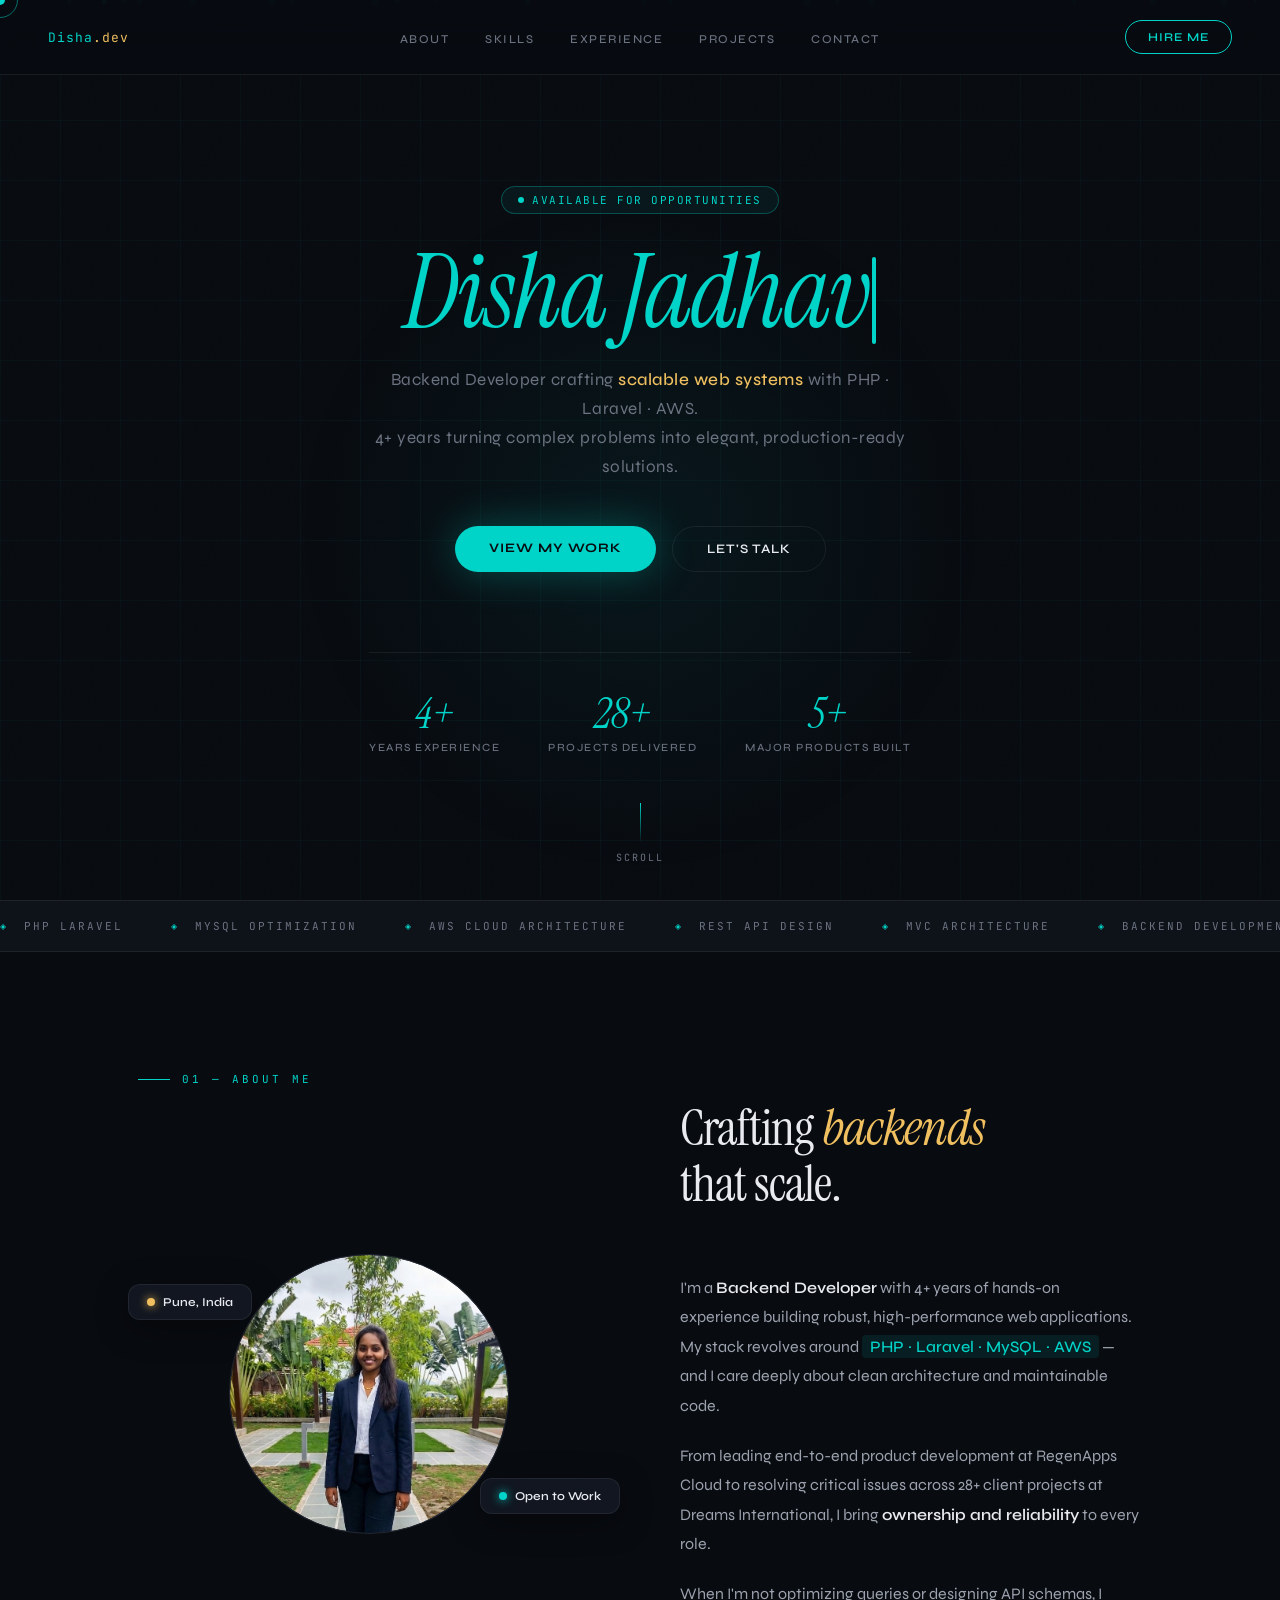
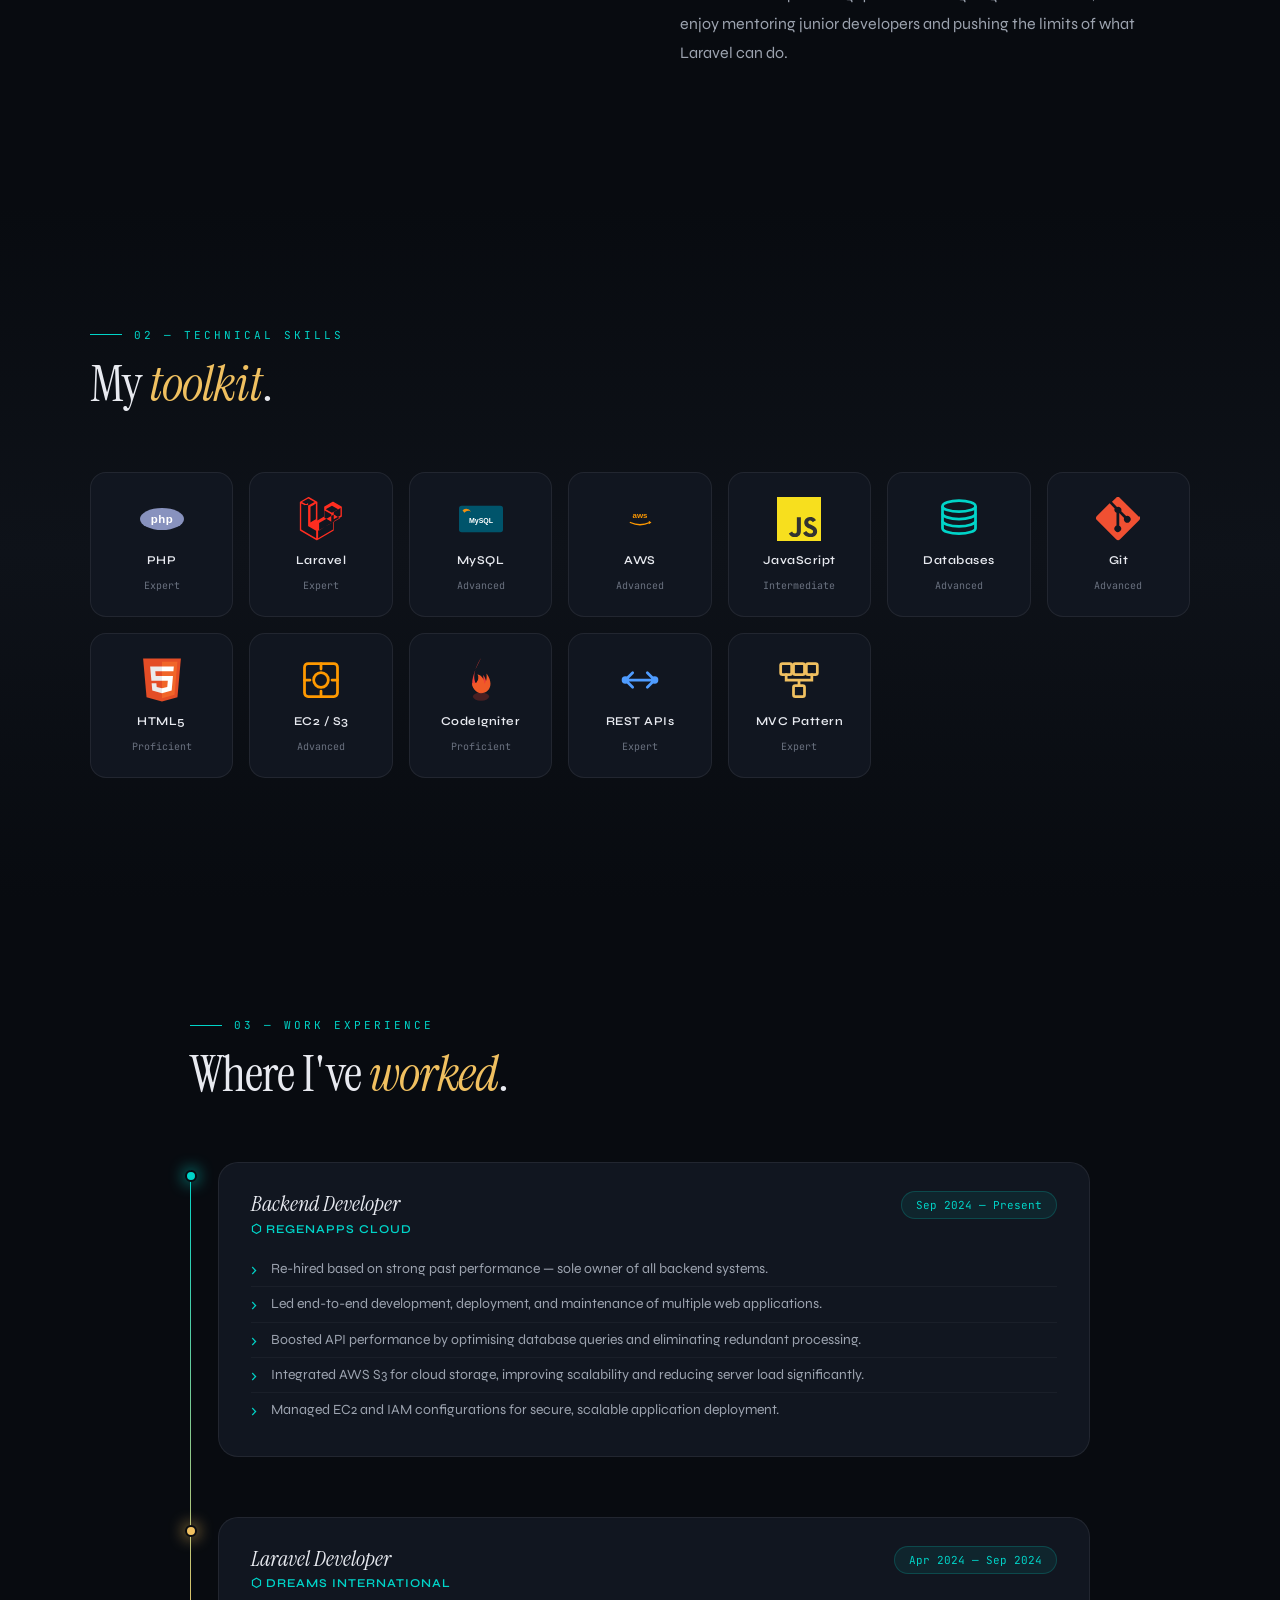
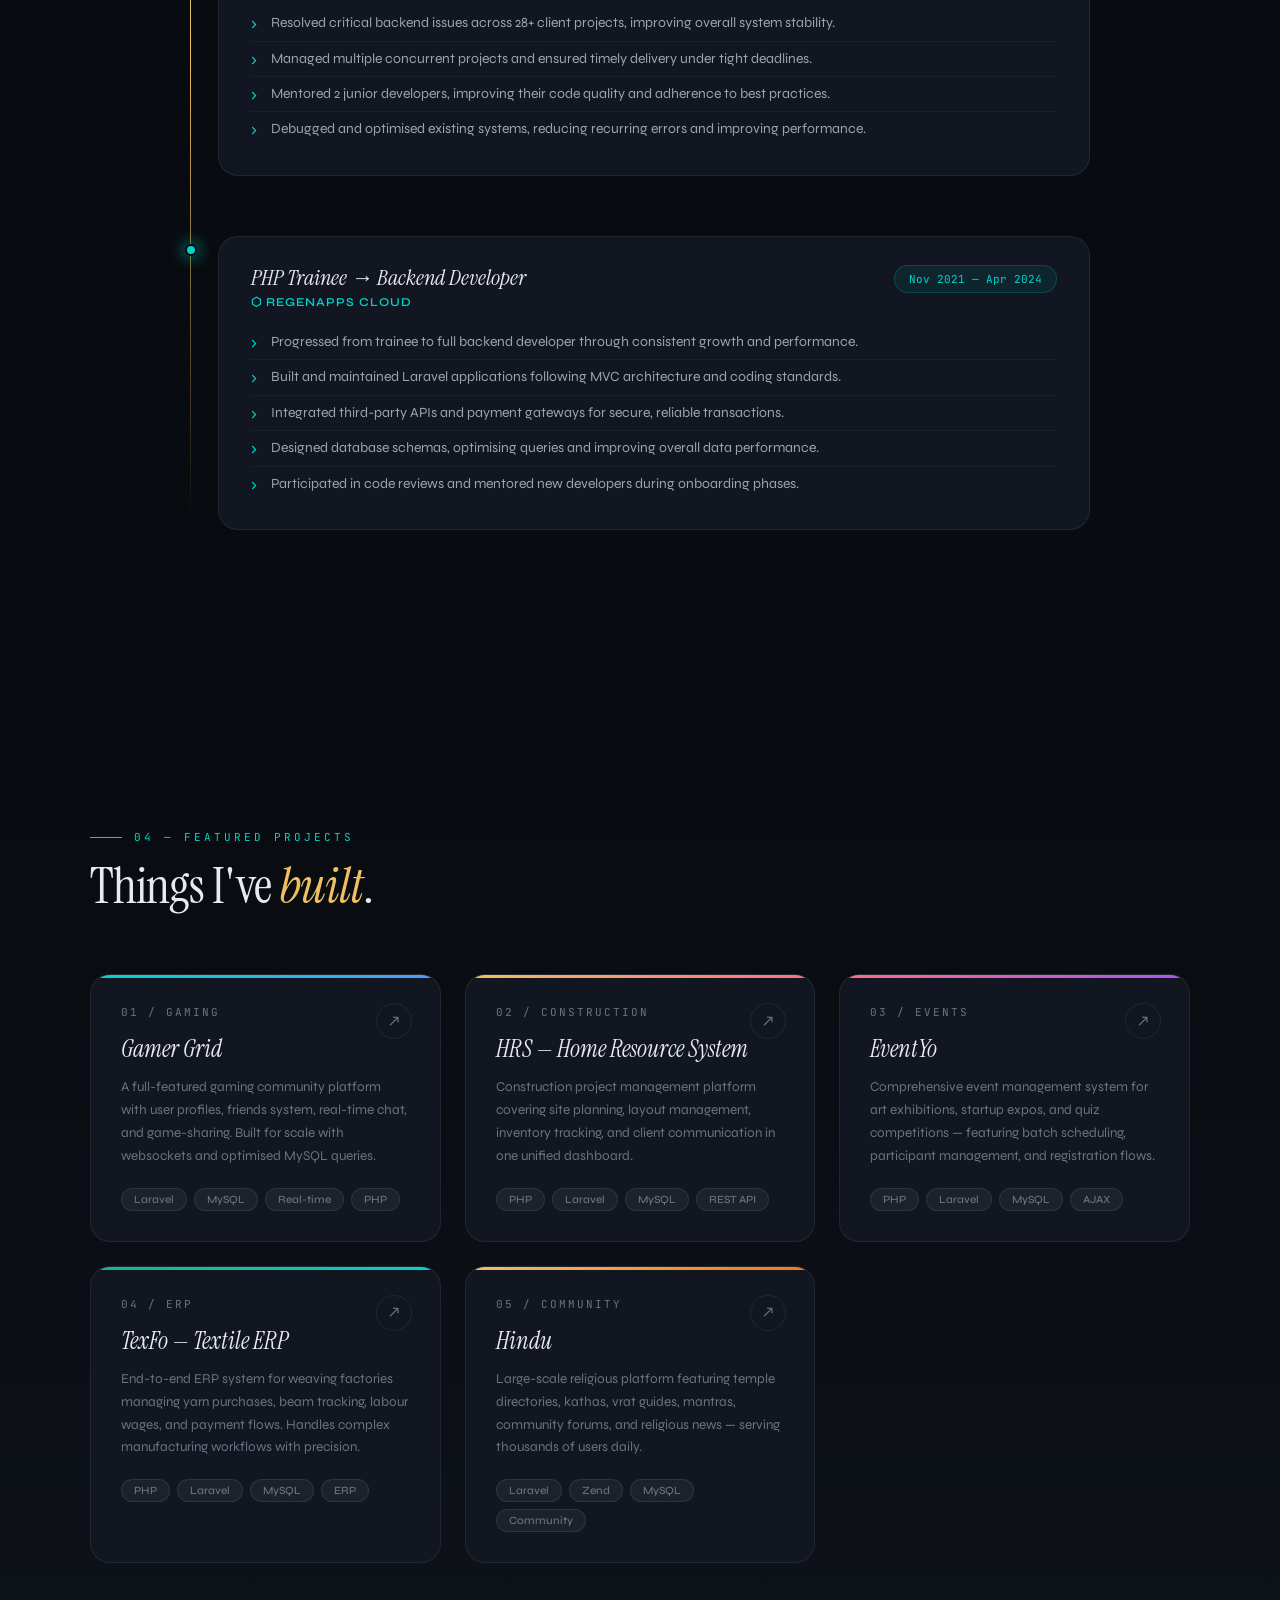
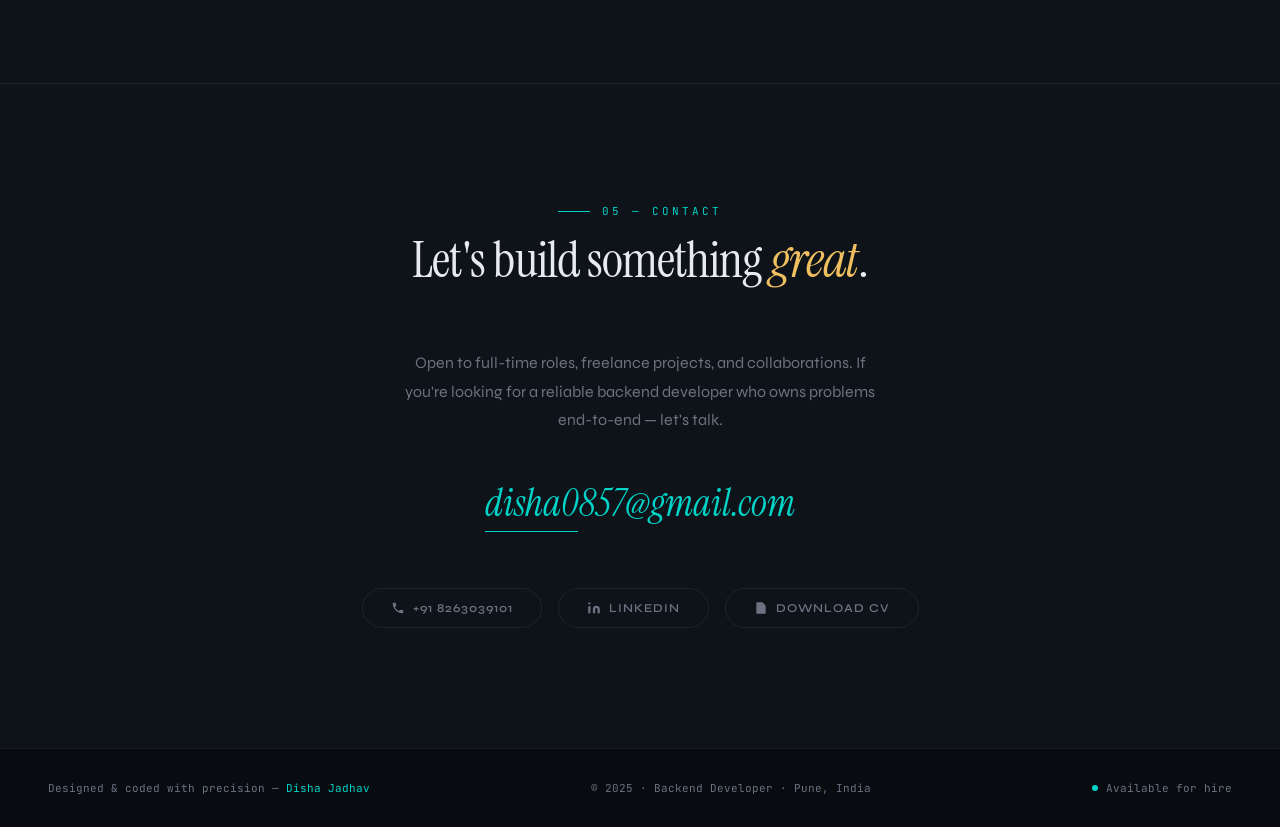
<file: index.html>
<!DOCTYPE html>
<html lang="en">
<head>
<meta charset="UTF-8">
<meta name="viewport" content="width=device-width, initial-scale=1.0">
<title>Disha Jadhav — Backend Developer</title>
<link href="https://fonts.googleapis.com/css2?family=Syne:wght@400;500;600;700;800&family=Instrument+Serif:ital@0;1&family=JetBrains+Mono:wght@300;400;500&display=swap" rel="stylesheet">
<style>
*, *::before, *::after { margin:0; padding:0; box-sizing:border-box; }
:root {
  --bg:       #080b10;
  --surface:  #0e1219;
  --card:     #111620;
  --border:   rgba(255,255,255,0.07);
  --text:     #e8eaf0;
  --muted:    #6b7280;
  --teal:     #00d4c8;
  --teal2:    #00a89e;
  --gold:     #f0c060;
  --rose:     #ff6b8a;
  --blue:     #4f9cff;
  --glow-t:   rgba(0,212,200,0.18);
  --glow-g:   rgba(240,192,96,0.15);
  --font-disp: 'Instrument Serif', serif;
  --font-ui:   'Syne', sans-serif;
  --font-mono: 'JetBrains Mono', monospace;
}
html { scroll-behavior: smooth; }
body {
  font-family: var(--font-ui);
  background: var(--bg);
  color: var(--text);
  overflow-x: hidden;
  cursor: none;
}

/* ── CUSTOM CURSOR ─────────────── */
#cursor {
  position: fixed; top:0; left:0; pointer-events:none; z-index:9999;
  width:10px; height:10px; background:var(--teal); border-radius:50%;
  transform:translate(-50%,-50%);
  transition: width .25s, height .25s, background .25s, opacity .3s;
  mix-blend-mode: screen;
}
#cursor-ring {
  position: fixed; top:0; left:0; pointer-events:none; z-index:9998;
  width:36px; height:36px;
  border:1.5px solid rgba(0,212,200,0.5);
  border-radius:50%; transform:translate(-50%,-50%);
  transition: transform .12s ease-out, width .3s, height .3s, border-color .3s;
}
body:has(a:hover) #cursor, body:has(button:hover) #cursor { width:22px; height:22px; background:var(--gold); }
body:has(a:hover) #cursor-ring, body:has(button:hover) #cursor-ring { width:56px; height:56px; border-color:var(--gold); }

::-webkit-scrollbar { width:4px; }
::-webkit-scrollbar-track { background:var(--bg); }
::-webkit-scrollbar-thumb { background:var(--teal2); border-radius:4px; }

body::before {
  content:''; position:fixed; inset:0; z-index:1; pointer-events:none;
  background-image: url("data:image/svg+xml,%3Csvg viewBox='0 0 200 200' xmlns='http://www.w3.org/2000/svg'%3E%3Cfilter id='n'%3E%3CfeTurbulence type='fractalNoise' baseFrequency='0.75' numOctaves='4' stitchTiles='stitch'/%3E%3C/filter%3E%3Crect width='100%25' height='100%25' filter='url(%23n)' opacity='0.04'/%3E%3C/svg%3E");
  background-repeat:repeat; background-size:200px; opacity:0.4;
}

/* ── NAV ─────────────────────── */
nav {
  position:fixed; top:0; width:100%; z-index:100;
  padding:20px 48px;
  display:flex; align-items:center; justify-content:space-between;
  background:rgba(8,11,16,0.7);
  backdrop-filter:blur(20px);
  border-bottom:1px solid var(--border);
  transition: padding .3s;
}
.nav-logo { font-family:var(--font-mono); font-size:13px; color:var(--teal); letter-spacing:1px; }
.nav-logo span { color:var(--gold);margin-right: 25px; }
.nav-links { display:flex; gap:36px; list-style:none; }
.nav-links a {
  font-size:12px; font-weight:500; letter-spacing:1.5px; text-transform:uppercase;
  color:var(--muted); text-decoration:none; position:relative; transition:color .25s;
}
.nav-links a::after {
  content:''; position:absolute; bottom:-4px; left:0; width:0; height:1px;
  background:var(--teal); transition:width .3s;
}
.nav-links a:hover { color:var(--teal); }
.nav-links a:hover::after { width:100%; }
.nav-cta {
  padding:9px 22px; border:1px solid var(--teal); border-radius:40px;
  font-family:var(--font-ui); font-size:12px; font-weight:600;
  letter-spacing:1px; text-transform:uppercase; color:var(--teal);
  text-decoration:none; background:transparent;
  transition:background .3s, color .3s, box-shadow .3s;
}
.nav-cta:hover { background:var(--teal); color:var(--bg); box-shadow:0 0 30px var(--glow-t); }

/* ── HERO ─────────────────────── */
#hero {
  min-height:100vh; display:flex; flex-direction:column;
  align-items:center; justify-content:center;
  padding:120px 48px 80px;
  position:relative; overflow:hidden; text-align:center;
}
.hero-grid-lines { position:absolute; inset:0; pointer-events:none; overflow:hidden; z-index:0; }
.hero-grid-lines::before {
  content:''; position:absolute; inset:0;
  background-image:
    linear-gradient(rgba(0,212,200,0.04) 1px, transparent 1px),
    linear-gradient(90deg, rgba(0,212,200,0.04) 1px, transparent 1px);
  background-size:60px 60px;
  animation:gridScroll 20s linear infinite;
}
@keyframes gridScroll { to { transform:translateY(60px); } }
.hero-glow {
  position:absolute; top:20%; left:50%; transform:translateX(-50%);
  width:700px; height:700px;
  background:radial-gradient(circle, rgba(0,212,200,0.06) 0%, transparent 70%);
  pointer-events:none; z-index:0;
  animation:pulse 6s ease-in-out infinite;
}
@keyframes pulse { 0%,100%{transform:translateX(-50%) scale(1);opacity:1;} 50%{transform:translateX(-50%) scale(1.15);opacity:0.7;} }

.hero-badge {
  display:inline-flex; align-items:center; gap:8px;
  padding:6px 16px; border:1px solid rgba(0,212,200,0.3);
  border-radius:20px; background:rgba(0,212,200,0.06);
  font-family:var(--font-mono); font-size:11px; color:var(--teal);
  letter-spacing:1.5px; text-transform:uppercase;
  margin-bottom:28px; position:relative; z-index:2;
  animation:fadeUp .8s .2s both;
}
.hero-badge::before { content:''; width:6px; height:6px; background:var(--teal); border-radius:50%; animation:blink 2s infinite; }
@keyframes blink { 0%,100%{opacity:1;} 50%{opacity:0.3;} }

/* ── TYPEWRITER NAME ──────────── */
.hero-name {
  font-family:var(--font-disp); font-size:clamp(56px,8vw,110px);
  font-weight:400; line-height:1.0; letter-spacing:-2px;
  position:relative; z-index:2;
  font-style:italic; color:var(--teal);
  animation:fadeUp .8s .35s both;
  white-space:nowrap;
}
.typewriter-text { font-style:italic; color:var(--teal); }

/* Typewriter wrapper */
.typewriter-wrap {
  display:inline-block; position:relative;
}
.typewriter-text {
  font-family:var(--font-disp); font-style:italic; color:var(--teal);
}
.typewriter-cursor {
  display:inline-block;
  width:4px; height:0.85em;
  background:var(--teal);
  vertical-align:middle;
  margin-left:3px;
  border-radius:2px;
  animation:cursorBlink 0.75s step-end infinite;
}
@keyframes cursorBlink {
  0%,100%{opacity:1;}
  50%{opacity:0;}
}

.hero-sub {
  font-size:clamp(14px,1.5vw,17px); color:var(--muted); font-weight:400;
  letter-spacing:0.5px; margin-top:22px; line-height:1.7; max-width:560px;
  position:relative; z-index:2; animation:fadeUp .8s .5s both;
}
.hero-sub strong { color:var(--gold); font-weight:500; }

.hero-actions {
  display:flex; gap:16px; margin-top:44px; flex-wrap:wrap; justify-content:center;
  position:relative; z-index:2; animation:fadeUp .8s .65s both;
}
.btn-primary {
  padding:14px 34px; background:var(--teal); color:var(--bg);
  border:none; border-radius:40px; font-family:var(--font-ui);
  font-size:13px; font-weight:700; letter-spacing:1px; text-transform:uppercase;
  cursor:pointer; text-decoration:none;
  box-shadow:0 0 40px rgba(0,212,200,0.3);
  transition:transform .25s, box-shadow .25s;
}
.btn-primary:hover { transform:translateY(-2px); box-shadow:0 0 60px rgba(0,212,200,0.45); }
.btn-ghost {
  padding:14px 34px; background:transparent; color:var(--text);
  border:1px solid var(--border); border-radius:40px; font-family:var(--font-ui);
  font-size:13px; font-weight:600; letter-spacing:1px; text-transform:uppercase;
  cursor:pointer; text-decoration:none;
  transition:border-color .25s, color .25s, transform .25s;
}
.btn-ghost:hover { border-color:var(--teal); color:var(--teal); transform:translateY(-2px); }

.hero-stats {
  display:flex; gap:48px; margin-top:80px; padding-top:40px;
  border-top:1px solid var(--border);
  position:relative; z-index:2; animation:fadeUp .8s .8s both;
}
.stat-num {
  font-family:var(--font-disp); font-size:42px; font-style:italic;
  color:var(--teal); line-height:1;
}
.stat-label { font-size:11px; color:var(--muted); font-weight:500; letter-spacing:1.5px; text-transform:uppercase; margin-top:6px; }

.scroll-hint {
  position:absolute; bottom:36px; left:50%; transform:translateX(-50%);
  display:flex; flex-direction:column; align-items:center; gap:8px;
  font-family:var(--font-mono); font-size:10px; color:var(--muted);
  letter-spacing:2px; text-transform:uppercase; z-index:2;
  animation:fadeIn 1s 1.5s both;
}
.scroll-line {
  width:1px; height:40px; background:linear-gradient(to bottom, var(--teal), transparent);
  animation:scrollLine 2s ease-in-out infinite;
}
@keyframes scrollLine { 0%{transform:scaleY(0);transform-origin:top;} 50%{transform:scaleY(1);transform-origin:top;} 51%{transform:scaleY(1);transform-origin:bottom;} 100%{transform:scaleY(0);transform-origin:bottom;} }

/* ── SECTION COMMONS ─────────── */
section { padding:120px 48px; position:relative; z-index:2; }
.section-label {
  font-family:var(--font-mono); font-size:11px; color:var(--teal);
  letter-spacing:3px; text-transform:uppercase; margin-bottom:14px;
  display:flex; align-items:center; gap:12px;
}
.section-label::before { content:''; width:32px; height:1px; background:var(--teal); }
.section-title {
  font-family:var(--font-disp); font-size:clamp(36px,4vw,56px);
  font-weight:400; line-height:1.1; letter-spacing:-1px; margin-bottom:60px;
}
.section-title em { font-style:italic; color:var(--gold); }

@keyframes fadeUp { from{opacity:0;transform:translateY(30px);} to{opacity:1;transform:translateY(0);} }
@keyframes fadeIn { from{opacity:0;} to{opacity:1;} }
.reveal { opacity:0; transform:translateY(40px); transition:opacity .7s ease, transform .7s ease; }
.reveal.visible { opacity:1; transform:none; }

/* ── ABOUT ───────────────────── */
#about { max-width:1100px; margin:0 auto; }
.about-grid { display:grid; grid-template-columns:1fr 1fr; gap:80px; align-items:center; }
.about-visual { position:relative; display:flex; align-items:center; justify-content:center; }
.about-avatar-bg {
  width:280px; height:280px; border-radius:50%;
  background:var(--card); border:1px solid var(--border);
  display:flex; align-items:center; justify-content:center;
  position:relative; overflow:hidden;
}.about-initials {
  position:absolute; font-family:var(--font-mono); font-size:48px; color:var(--teal);
  opacity:0.2; user-select:none;
}
.about-float-badge {
  position:absolute; padding:10px 18px;
  background:var(--card); border:1px solid var(--border);
  border-radius:12px; font-size:12px; font-weight:600;
  box-shadow:0 8px 32px rgba(0,0,0,0.4);
  display:flex; align-items:center; gap:8px;
  animation:float 4s ease-in-out infinite;
}
@keyframes float { 0%,100%{transform:translateY(0);} 50%{transform:translateY(-10px);} }
.about-float-badge.one { bottom:20px; right:-20px; animation-delay:0s; }
.about-float-badge.two { top:30px; left:-10px; animation-delay:2s; }
.about-float-badge .dot { width:8px; height:8px; border-radius:50%; }
.about-float-badge.one .dot { background:var(--teal); box-shadow:0 0 10px var(--teal); }
.about-float-badge.two .dot { background:var(--gold); box-shadow:0 0 10px var(--gold); }
.about-text p { font-size:16px; line-height:1.85; color:#9ca3af; margin-bottom:20px; }
.about-text p strong { color:var(--text); font-weight:600; }
.about-highlight { display:inline; padding:2px 8px; background:rgba(0,212,200,0.1); color:var(--teal); border-radius:4px; font-weight:500; }

/* ── SKILLS ──────────────────── */
#skills { background:linear-gradient(to bottom, var(--bg), var(--surface), var(--bg)); }
#skills .inner { max-width:1100px; margin:0 auto; }
.skills-grid { display:grid; grid-template-columns:repeat(auto-fill, minmax(130px,1fr)); gap:16px; }
.skill-card {
  background:var(--card); border:1px solid var(--border); border-radius:16px;
  padding:24px 16px; display:flex; flex-direction:column;
  align-items:center; gap:12px; cursor:default;
  transition:transform .3s, border-color .3s, box-shadow .3s;
  position:relative; overflow:hidden;
}
.skill-card::before {
  content:''; position:absolute; bottom:0; left:0; right:0; height:2px;
  background:var(--skill-color, var(--teal));
  transform:scaleX(0); transform-origin:left; transition:transform .4s;
}
.skill-card:hover { transform:translateY(-6px); border-color:rgba(255,255,255,0.15); box-shadow:0 20px 50px rgba(0,0,0,0.4); }
.skill-card:hover::before { transform:scaleX(1); }
.skill-logo { width:44px; height:44px; display:flex; align-items:center; justify-content:center; }
.skill-logo svg, .skill-logo img { width:100%; height:100%; }
.skill-name { font-size:12px; font-weight:600; color:var(--text); letter-spacing:0.5px; text-align:center; }
.skill-level { font-size:10px; color:var(--muted); font-family:var(--font-mono); }

/* ── EXPERIENCE ──────────────── */
#experience .inner { max-width:900px; margin:0 auto; }
.exp-timeline { position:relative; padding-left:28px; }
.exp-timeline::before {
  content:''; position:absolute; left:0; top:8px; bottom:8px; width:1px;
  background:linear-gradient(to bottom, var(--teal), var(--gold), transparent);
}
.exp-item { position:relative; margin-bottom:60px; }
.exp-item::before {
  content:''; position:absolute; left:-33px; top:8px;
  width:12px; height:12px; border-radius:50%;
  background:var(--teal); border:2px solid var(--bg);
  box-shadow:0 0 16px var(--teal); transition:transform .3s, box-shadow .3s;
}
.exp-item:hover::before { transform:scale(1.4); box-shadow:0 0 30px var(--teal); }
.exp-item:nth-child(2)::before { background:var(--gold); box-shadow:0 0 16px var(--gold); }
.exp-item:nth-child(2):hover::before { box-shadow:0 0 30px var(--gold); }
.exp-card-inner {
  background:var(--card); border:1px solid var(--border); border-radius:20px;
  padding:28px 32px; transition:border-color .3s, box-shadow .3s, transform .3s;
}
.exp-card-inner:hover { border-color:rgba(0,212,200,0.2); box-shadow:0 20px 60px rgba(0,0,0,0.35); transform:translateX(6px); }
.exp-meta { display:flex; justify-content:space-between; align-items:flex-start; flex-wrap:wrap; gap:12px; margin-bottom:16px; }
.exp-role { font-family:var(--font-disp); font-size:22px; font-style:italic; line-height:1.2; }
.exp-company { font-size:12px; font-weight:600; color:var(--teal); letter-spacing:1px; text-transform:uppercase; margin-top:4px; }
.exp-date-badge {
  padding:6px 14px; background:rgba(0,212,200,0.08); border:1px solid rgba(0,212,200,0.2);
  border-radius:20px; font-family:var(--font-mono); font-size:11px; color:var(--teal); white-space:nowrap;
}
.exp-bullets { list-style:none; }
.exp-bullets li {
  padding:6px 0 6px 20px; position:relative;
  font-size:14px; color:#9ca3af; line-height:1.6; border-bottom:1px solid rgba(255,255,255,0.04);
}
.exp-bullets li:last-child { border-bottom:none; }
.exp-bullets li::before { content:'›'; position:absolute; left:0; color:var(--teal); font-size:16px; line-height:1.5; }

/* ── PROJECTS ────────────────── */
#projects .inner { max-width:1100px; margin:0 auto; }
.projects-grid { display:grid; grid-template-columns:repeat(auto-fill, minmax(320px,1fr)); gap:24px; }
.project-card {
  background:var(--card); border:1px solid var(--border); border-radius:20px;
  padding:30px; position:relative; overflow:hidden; cursor:pointer;
  transition:transform .35s, box-shadow .35s, border-color .35s;
}
.project-card::before {
  content:''; position:absolute; top:0; left:0; right:0; height:3px;
  background:var(--proj-grad, linear-gradient(90deg, var(--teal), var(--blue)));
}
.project-card:hover { transform:translateY(-8px); box-shadow:0 30px 80px rgba(0,0,0,0.5); border-color:rgba(255,255,255,0.12); }
.project-num { font-family:var(--font-mono); font-size:11px; color:var(--muted); letter-spacing:2px; margin-bottom:16px; }
.project-name { font-family:var(--font-disp); font-size:24px; font-style:italic; line-height:1.2; margin-bottom:12px; color:var(--text); }
.project-desc { font-size:13.5px; color:#6b7280; line-height:1.7; margin-bottom:20px; }
.project-tags { display:flex; flex-wrap:wrap; gap:7px; }
.project-tag {
  padding:4px 12px; border-radius:20px; font-size:11px; font-weight:500;
  background:rgba(255,255,255,0.05); color:var(--muted); border:1px solid rgba(255,255,255,0.08);
}
.project-arrow {
  position:absolute; top:28px; right:28px; width:36px; height:36px;
  border:1px solid var(--border); border-radius:50%;
  display:flex; align-items:center; justify-content:center;
  color:var(--muted); font-size:16px;
  transition:background .3s, border-color .3s, color .3s, transform .3s;
}
.project-card:hover .project-arrow { background:var(--teal); border-color:var(--teal); color:var(--bg); transform:rotate(45deg); }

/* ── CONTACT ─────────────────── */
#contact { background:var(--surface); border-top:1px solid var(--border); }
#contact .inner { max-width:700px; margin:0 auto; text-align:center; }
.contact-email {
  font-family:var(--font-disp); font-size:clamp(24px,3vw,40px); font-style:italic;
  color:var(--teal); text-decoration:none; display:inline-block; margin:24px 0; position:relative;
  transition:color .3s;
}
.contact-email::after {
  content:''; position:absolute; bottom:-4px; left:0; right:0; height:1px;
  background:var(--teal); transform:scaleX(0.3); transform-origin:left; transition:transform .4s;
}
.contact-email:hover::after { transform:scaleX(1); }
.contact-links { display:flex; gap:16px; justify-content:center; margin-top:36px; flex-wrap:wrap; }
.contact-link {
  padding:12px 28px; border:1px solid var(--border); border-radius:40px;
  font-size:12px; font-weight:600; letter-spacing:1px; text-transform:uppercase;
  color:var(--muted); text-decoration:none; display:flex; align-items:center; gap:8px;
  transition:border-color .3s, color .3s, background .3s;
}
.contact-link:hover { border-color:var(--teal); color:var(--teal); background:rgba(0,212,200,0.06); }
.contact-link svg { width:14px; height:14px; fill:currentColor; }

/* ── FOOTER ──────────────────── */
footer {
  padding:32px 48px; display:flex; justify-content:space-between; align-items:center;
  border-top:1px solid var(--border); font-family:var(--font-mono);
  font-size:11px; color:var(--muted); position:relative; z-index:2;
  flex-wrap:wrap; gap:12px;
}
footer span { color:var(--teal); }

/* ── PARTICLES ───────────────── */
.particles { position:fixed; inset:0; pointer-events:none; z-index:0; overflow:hidden; }
.particle {
  position:absolute; border-radius:50%;
  background:var(--teal); opacity:0.15;
  animation:drift linear infinite;
}
@keyframes drift {
  0%  { transform:translateY(100vh) translateX(0); opacity:0; }
  10% { opacity:0.15; }
  90% { opacity:0.15; }
  100%{ transform:translateY(-100px) translateX(var(--dx,0px)); opacity:0; }
}

/* ── MARQUEE ─────────────────── */
.marquee-wrap {
  overflow:hidden; border-top:1px solid var(--border); border-bottom:1px solid var(--border);
  padding:18px 0; background:var(--surface); position:relative; z-index:2;
}
.marquee-track {
  display:flex; gap:48px; width:max-content;
  animation:marquee 25s linear infinite;
}
@keyframes marquee { to { transform:translateX(-50%); } }
.marquee-item {
  font-family:var(--font-mono); font-size:11px; color:var(--muted);
  letter-spacing:2px; text-transform:uppercase; white-space:nowrap;
  display:flex; align-items:center; gap:16px;
}
.marquee-item::before { content:'◈'; color:var(--teal); font-size:8px; }

.max-w { max-width:1100px; margin:0 auto; }
.teal { color:var(--teal); }
.gold { color:var(--gold); }
</style>
</head>
<body>

<div id="cursor"></div>
<div id="cursor-ring"></div>
<div class="particles" id="particles"></div>

<!-- NAV -->
<nav>
  <div class="nav-logo">Disha<span>.dev</span></div>
  <ul class="nav-links">
    <li><a href="#about">About</a></li>
    <li><a href="#skills">Skills</a></li>
    <li><a href="#experience">Experience</a></li>
    <li><a href="#projects">Projects</a></li>
    <li><a href="#contact">Contact</a></li>
  </ul>
  <a href="mailto:disha0857@gmail.com" class="nav-cta">Hire Me</a>
</nav>

<!-- HERO -->
<section id="hero">
  <div class="hero-grid-lines"></div>
  <div class="hero-glow"></div>

  <div class="hero-badge">Available for opportunities</div>

  <h1 class="hero-name">
    <span class="typewriter-text" id="typewriter-name"></span><span class="typewriter-cursor" id="tw-cursor"></span>
  </h1>

  <p class="hero-sub">
    Backend Developer crafting <strong>scalable web systems</strong> with PHP · Laravel · AWS.<br>
    4+ years turning complex problems into elegant, production-ready solutions.
  </p>

  <div class="hero-actions">
    <a href="#projects" class="btn-primary">View My Work</a>
    <a href="#contact" class="btn-ghost">Let's Talk</a>
  </div>

  <div class="hero-stats">
    <div>
      <div class="stat-num" data-count="4">0</div>
      <div class="stat-label">Years Experience</div>
    </div>
    <div>
      <div class="stat-num" data-count="28">0</div>
      <div class="stat-label">Projects Delivered</div>
    </div>
    <div>
      <div class="stat-num" data-count="5">0</div>
      <div class="stat-label">Major Products Built</div>
    </div>
  </div>

  <div class="scroll-hint">
    <div class="scroll-line"></div>
    scroll
  </div>
</section>

<!-- MARQUEE -->
<div class="marquee-wrap">
  <div class="marquee-track">
    <span class="marquee-item">PHP Laravel</span>
    <span class="marquee-item">MySQL Optimization</span>
    <span class="marquee-item">AWS Cloud Architecture</span>
    <span class="marquee-item">REST API Design</span>
    <span class="marquee-item">MVC Architecture</span>
    <span class="marquee-item">Backend Development</span>
    <span class="marquee-item">Payment Integration</span>
    <span class="marquee-item">Real-time Systems</span>
    <span class="marquee-item">PHP Laravel</span>
    <span class="marquee-item">MySQL Optimization</span>
    <span class="marquee-item">AWS Cloud Architecture</span>
    <span class="marquee-item">REST API Design</span>
    <span class="marquee-item">MVC Architecture</span>
    <span class="marquee-item">Backend Development</span>
    <span class="marquee-item">Payment Integration</span>
    <span class="marquee-item">Real-time Systems</span>
  </div>
</div>

<!-- ABOUT -->
<section id="about">
  <div class="max-w reveal">
    <div class="section-label">01 — About Me</div>
    <div class="about-grid">
      <div class="about-visual">
        <div class="about-avatar-bg">
          <img src="profile.jpeg" alt="Disha Jadhav" style="width:100%; height:100%; border-radius:50%; object-fit:cover; position:absolute; inset:0;">
        </div>
        <div class="about-float-badge one"><div class="dot"></div>Open to Work</div>
        <div class="about-float-badge two"><div class="dot"></div>Pune, India</div>
      </div>
      <div class="about-text">
        <h2 class="section-title">Crafting <em>backends</em><br>that scale.</h2>
        <p>I'm a <strong>Backend Developer</strong> with 4+ years of hands-on experience building robust, high-performance web applications. My stack revolves around <span class="about-highlight">PHP · Laravel · MySQL · AWS</span> — and I care deeply about clean architecture and maintainable code.</p>
        <p>From leading end-to-end product development at RegenApps Cloud to resolving critical issues across 28+ client projects at Dreams International, I bring <strong>ownership and reliability</strong> to every role.</p>
        <p>When I'm not optimizing queries or designing API schemas, I enjoy mentoring junior developers and pushing the limits of what Laravel can do.</p>
      </div>
    </div>
  </div>
</section>

<!-- SKILLS -->
<section id="skills">
  <div class="inner">
    <div class="section-label reveal">02 — Technical Skills</div>
    <h2 class="section-title reveal">My <em>toolkit</em>.</h2>

    <div class="skills-grid">

      <!-- PHP — Official SVG logo -->
      <div class="skill-card reveal" style="--skill-color:#8892be">
        <div class="skill-logo">
          <!-- Official PHP elephant logo SVG -->
          <svg viewBox="0 0 100 50" xmlns="http://www.w3.org/2000/svg">
            <ellipse cx="50" cy="25" rx="50" ry="25" fill="#8892be"/>
            <text x="50" y="33" font-family="Arial Black, sans-serif" font-size="26" font-weight="900" fill="white" text-anchor="middle" letter-spacing="1">php</text>
          </svg>
        </div>
        <div class="skill-name">PHP</div>
        <div class="skill-level">Expert</div>
      </div>

      <!-- Laravel — Official red L mark -->
      <div class="skill-card reveal" style="--skill-color:#FF2D20">
        <div class="skill-logo">
          <!-- Official Laravel wordmark SVG -->
          <svg viewBox="0 0 50 52" xmlns="http://www.w3.org/2000/svg">
            <path fill="#FF2D20" d="M49.626 11.564a.809.809 0 0 1 .028.209v10.972a.8.8 0 0 1-.402.694l-9.209 5.302V39.25c0 .286-.152.55-.4.694L20.42 51.01a.814.814 0 0 1-.044.023.792.792 0 0 1-.091.028.786.786 0 0 1-.243.024.788.788 0 0 1-.233-.034.802.802 0 0 1-.09-.027l-.044-.023L.402 39.944A.8.8 0 0 1 0 39.25V6.334a.809.809 0 0 1 .028-.209.752.752 0 0 1 .01-.04.785.785 0 0 1 .054-.1.748.748 0 0 1 .03-.052l.054-.075a.8.8 0 0 1 .09-.08l.024-.017L9.98.058a.8.8 0 0 1 .8 0l9.69 5.597h.006a.8.8 0 0 1 .09.08.79.79 0 0 1 .054.075.748.748 0 0 1 .03.052.785.785 0 0 1 .054.1.752.752 0 0 1 .01.04.809.809 0 0 1 .028.209v21.427l8.007-4.614V11.773a.809.809 0 0 1 .028-.209.752.752 0 0 1 .01-.04.785.785 0 0 1 .054-.1.748.748 0 0 1 .03-.052l.054-.075a.8.8 0 0 1 .09-.08l.024-.017 9.69-5.597a.8.8 0 0 1 .8 0l9.69 5.597.025.017a.8.8 0 0 1 .09.08l.054.075a.748.748 0 0 1 .03.052.785.785 0 0 1 .054.1.752.752 0 0 1 .01.04zm-1.574 10.213V13.03l-3.363 1.938-4.644 2.676v8.747zM39.243 38.476V29.73l-4.574 2.613-13.08 7.473v8.862zM1.602 7.719V38.476l17.654 10.168V39.78l-9.205-5.247-.005-.003-.026-.018a.8.8 0 0 1-.09-.08l-.053-.076-.03-.05a.786.786 0 0 1-.054-.1l-.01-.04a.808.808 0 0 1-.028-.21v-26.94L5.966 9.657zm8.387-5.957L2.606 5.765l7.383 4.256 7.383-4.256zm4.297 27.273 4.644-2.676V7.719L15.967 9.657l-3.363 1.938v18.64zm23.658-18.785-7.383 4.256 7.383 4.255 7.384-4.255zm-.801 10.173-4.644-2.676-3.363-1.938v8.747l4.644 2.676 3.363 1.938zm-8.007 15.158 12.285-7.022 6.141-3.508-7.375-4.25-9.21 5.302-8.203 4.719v8.753z"/>
          </svg>
        </div>
        <div class="skill-name">Laravel</div>
        <div class="skill-level">Expert</div>
      </div>

      <!-- MySQL — Official dolphin / sun logo -->
      <div class="skill-card reveal" style="--skill-color:#4479a1">
        <div class="skill-logo">
          <svg viewBox="0 0 100 60" xmlns="http://www.w3.org/2000/svg">
            <rect width="100" height="60" rx="6" fill="#00546B"/>
            <text x="50" y="38" font-family="Arial, sans-serif" font-size="16" font-weight="700" fill="white" text-anchor="middle">MySQL</text>
            <path d="M8 10 Q20 2 28 14 Q20 8 12 16Z" fill="#F29111"/>
          </svg>
        </div>
        <div class="skill-name">MySQL</div>
        <div class="skill-level">Advanced</div>
      </div>

      <!-- AWS — Official orange logo -->
      <div class="skill-card reveal" style="--skill-color:#ff9900">
        <div class="skill-logo">
          <!-- Official AWS logo SVG -->
          <svg viewBox="0 0 100 60" xmlns="http://www.w3.org/2000/svg">
            <g fill="#FF9900">
              <!-- AWS smile arrow -->
              <path d="M28 38 Q50 48 72 38" stroke="#FF9900" stroke-width="3" fill="none" stroke-linecap="round"/>
              <polygon points="70,34 76,38 70,42" fill="#FF9900"/>
            </g>
            <text x="50" y="28" font-family="Arial Black, sans-serif" font-size="18" font-weight="900" fill="#FF9900" text-anchor="middle">aws</text>
          </svg>
        </div>
        <div class="skill-name">AWS</div>
        <div class="skill-level">Advanced</div>
      </div>

      <!-- JavaScript -->
      <div class="skill-card reveal" style="--skill-color:#f7df1e">
        <div class="skill-logo">
          <svg viewBox="0 0 128 128" xmlns="http://www.w3.org/2000/svg">
            <rect width="128" height="128" fill="#F7DF1E"/>
            <path fill="#323330" d="M116.347 96.736c-.917-5.711-4.641-10.508-15.672-14.981-3.832-1.761-8.104-3.022-9.377-5.926-.452-1.69-.512-2.642-.226-3.665.821-3.32 4.784-4.355 7.925-3.403 2.023.678 3.938 2.237 5.093 4.724 5.402-3.498 5.391-3.475 9.163-5.879-1.381-2.141-2.118-3.129-3.022-4.045-3.249-3.629-7.676-5.498-14.756-5.355l-3.688.477c-3.534.893-6.902 2.748-8.877 5.235-5.926 6.724-4.236 18.492 2.975 23.335 7.104 5.332 17.54 6.545 18.873 11.531 1.297 6.104-4.486 8.08-10.234 7.378-4.236-.881-6.592-3.034-9.139-6.949-4.688 2.713-4.688 2.713-9.508 5.485 1.143 2.499 2.344 3.63 4.26 5.795 9.068 9.198 31.76 8.746 35.83-5.176.165-.478 1.261-3.666.38-8.581zM69.462 58.943H57.753l-.048 30.272c0 6.438.333 12.34-.714 14.149-1.713 3.558-6.152 3.117-8.175 2.427-2.059-1.012-3.106-2.451-4.319-4.485-.333-.584-.583-1.036-.667-1.071l-9.52 5.83c1.583 3.249 3.915 6.069 6.902 7.901 4.462 2.678 10.459 3.499 16.731 2.059 4.082-1.189 7.604-3.652 9.448-7.401 2.666-4.915 2.094-10.864 2.07-17.444.06-10.735.001-21.468.001-32.237z"/>
          </svg>
        </div>
        <div class="skill-name">JavaScript</div>
        <div class="skill-level">Intermediate</div>
      </div>

      <!-- Database icon -->
      <div class="skill-card reveal" style="--skill-color:#00d4c8">
        <div class="skill-logo">
          <svg viewBox="0 0 24 24" fill="none" xmlns="http://www.w3.org/2000/svg">
            <ellipse cx="12" cy="5" rx="9" ry="3" stroke="#00d4c8" stroke-width="1.5"/>
            <path d="M3 5v4c0 1.66 4.03 3 9 3s9-1.34 9-3V5" stroke="#00d4c8" stroke-width="1.5"/>
            <path d="M3 9v4c0 1.66 4.03 3 9 3s9-1.34 9-3V9" stroke="#00d4c8" stroke-width="1.5"/>
            <path d="M3 13v4c0 1.66 4.03 3 9 3s9-1.34 9-3v-4" stroke="#00d4c8" stroke-width="1.5"/>
          </svg>
        </div>
        <div class="skill-name">Databases</div>
        <div class="skill-level">Advanced</div>
      </div>

      <!-- Git — Official logo -->
      <div class="skill-card reveal" style="--skill-color:#f05032">
        <div class="skill-logo">
          <svg viewBox="0 0 92 92" xmlns="http://www.w3.org/2000/svg">
            <path fill="#F05032" d="M90.155 41.965L50.035 1.845a5.922 5.922 0 0 0-8.37 0l-8.325 8.325 10.565 10.565a7.02 7.02 0 0 1 7.255 1.685 7.03 7.03 0 0 1 1.68 7.275l10.18 10.18a7.03 7.03 0 0 1 7.275 1.68 7.05 7.05 0 0 1 0 9.95 7.05 7.05 0 0 1-9.95 0 7.05 7.05 0 0 1-1.545-7.665L48.61 33.38v26.72a7.05 7.05 0 0 1 1.865 1.265 7.05 7.05 0 0 1 0 9.95 7.05 7.05 0 0 1-9.95 0 7.05 7.05 0 0 1 0-9.95 7.1 7.1 0 0 1 2.315-1.545V33.135a7.1 7.1 0 0 1-2.315-1.545 7.05 7.05 0 0 1-1.525-7.7L28.44 13.325 1.845 39.92a5.92 5.92 0 0 0 0 8.37l40.12 40.12a5.92 5.92 0 0 0 8.37 0l39.82-39.82a5.92 5.92 0 0 0 0-8.625z"/>
          </svg>
        </div>
        <div class="skill-name">Git</div>
        <div class="skill-level">Advanced</div>
      </div>

      <!-- HTML5 — Official logo -->
      <div class="skill-card reveal" style="--skill-color:#e34f26">
        <div class="skill-logo">
          <svg viewBox="0 0 128 128" xmlns="http://www.w3.org/2000/svg">
            <path fill="#E44D26" d="M19.037 113.876L9.032 1.661h109.936l-10.016 112.198-45.019 12.48z"/>
            <path fill="#F16529" d="M64 116.8l36.378-10.086 8.559-95.878H64z"/>
            <path fill="#EBEBEB" d="M64 52.455H45.788L44.53 38.361H64V24.599H29.489l.33 3.692 3.382 37.927H64zm0 35.743l-.061.017-15.327-4.14-.979-10.975H33.816l1.928 21.609 28.193 7.826.063-.017z"/>
            <path fill="#fff" d="M63.952 52.455v13.763h16.947l-1.597 17.849-15.35 4.143v14.319l28.215-7.82.207-2.325 3.234-36.233.335-3.696h-3.708zm0-27.856v13.762h33.244l.276-3.092.628-6.978.329-3.692z"/>
          </svg>
        </div>
        <div class="skill-name">HTML5</div>
        <div class="skill-level">Proficient</div>
      </div>

      <!-- EC2/S3 -->
      <div class="skill-card reveal" style="--skill-color:#f90">
        <div class="skill-logo">
          <svg viewBox="0 0 24 24" fill="none" xmlns="http://www.w3.org/2000/svg">
            <rect x="3" y="3" width="18" height="18" rx="2" stroke="#ff9900" stroke-width="1.5"/>
            <circle cx="12" cy="12" r="4" stroke="#ff9900" stroke-width="1.5"/>
            <path d="M12 3v3M12 18v3M3 12h3M18 12h3" stroke="#ff9900" stroke-width="1.5" stroke-linecap="round"/>
          </svg>
        </div>
        <div class="skill-name">EC2 / S3</div>
        <div class="skill-level">Advanced</div>
      </div>

      <!-- CodeIgniter — official flame logo -->
      <div class="skill-card reveal" style="--skill-color:#EF3E36">
        <div class="skill-logo">
          <svg viewBox="0 0 50 65" xmlns="http://www.w3.org/2000/svg">
            <!-- CodeIgniter flame shape -->
            <path fill="#EF3E36" d="M25 0 C25 0 15 15 15 28 C15 35 19 40 19 40 C19 40 17 36 21 33 C25 30 26 35 26 38 C26 38 30 33 28 25 C28 25 33 30 33 38 C33 44 29 50 25 50 C18 50 12 44 12 38 C12 25 20 10 25 0Z"/>
            <path fill="#F05A28" d="M25 52 C33 52 39 46 39 38 C39 30 33 23 33 23 C33 23 35 33 30 38 C30 38 30 30 24 26 C22 25 20 24 20 24 C22 28 21 34 18 37 C17 38 15 38 15 38 C14 38 12 36 12 38 C12 44 18 52 25 52Z"/>
            <ellipse cx="25" cy="57" rx="12" ry="6" fill="#C7362A" opacity="0.3"/>
          </svg>
        </div>
        <div class="skill-name">CodeIgniter</div>
        <div class="skill-level">Proficient</div>
      </div>

      <!-- REST API -->
      <div class="skill-card reveal" style="--skill-color:#4f9cff">
        <div class="skill-logo">
          <svg viewBox="0 0 24 24" fill="none" xmlns="http://www.w3.org/2000/svg">
            <path d="M4 12h16M4 12l4-4M4 12l4 4M20 12l-4-4M20 12l-4 4" stroke="#4f9cff" stroke-width="1.5" stroke-linecap="round" stroke-linejoin="round"/>
            <circle cx="4" cy="12" r="2" fill="#4f9cff"/>
            <circle cx="20" cy="12" r="2" fill="#4f9cff"/>
          </svg>
        </div>
        <div class="skill-name">REST APIs</div>
        <div class="skill-level">Expert</div>
      </div>

      <!-- MVC -->
      <div class="skill-card reveal" style="--skill-color:#f0c060">
        <div class="skill-logo">
          <svg viewBox="0 0 24 24" fill="none" xmlns="http://www.w3.org/2000/svg">
            <rect x="2" y="3" width="6" height="6" rx="1" stroke="#f0c060" stroke-width="1.5"/>
            <rect x="9" y="3" width="6" height="6" rx="1" stroke="#f0c060" stroke-width="1.5"/>
            <rect x="16" y="3" width="6" height="6" rx="1" stroke="#f0c060" stroke-width="1.5"/>
            <rect x="9" y="15" width="6" height="6" rx="1" stroke="#f0c060" stroke-width="1.5"/>
            <path d="M5 9v3h14V9M12 12v3" stroke="#f0c060" stroke-width="1.5" stroke-linecap="round"/>
          </svg>
        </div>
        <div class="skill-name">MVC Pattern</div>
        <div class="skill-level">Expert</div>
      </div>

    </div>
  </div>
</section>

<!-- EXPERIENCE -->
<section id="experience">
  <div class="inner">
    <div class="section-label reveal">03 — Work Experience</div>
    <h2 class="section-title reveal">Where I've <em>worked</em>.</h2>
    <div class="exp-timeline">

      <div class="exp-item reveal">
        <div class="exp-card-inner">
          <div class="exp-meta">
            <div>
              <div class="exp-role">Backend Developer</div>
              <div class="exp-company">⬡ RegenApps Cloud</div>
            </div>
            <div class="exp-date-badge">Sep 2024 — Present</div>
          </div>
          <ul class="exp-bullets">
            <li>Re-hired based on strong past performance — sole owner of all backend systems.</li>
            <li>Led end-to-end development, deployment, and maintenance of multiple web applications.</li>
            <li>Boosted API performance by optimising database queries and eliminating redundant processing.</li>
            <li>Integrated AWS S3 for cloud storage, improving scalability and reducing server load significantly.</li>
            <li>Managed EC2 and IAM configurations for secure, scalable application deployment.</li>
          </ul>
        </div>
      </div>

      <div class="exp-item reveal">
        <div class="exp-card-inner">
          <div class="exp-meta">
            <div>
              <div class="exp-role">Laravel Developer</div>
              <div class="exp-company">⬡ Dreams International</div>
            </div>
            <div class="exp-date-badge">Apr 2024 — Sep 2024</div>
          </div>
          <ul class="exp-bullets">
            <li>Resolved critical backend issues across 28+ client projects, improving overall system stability.</li>
            <li>Managed multiple concurrent projects and ensured timely delivery under tight deadlines.</li>
            <li>Mentored 2 junior developers, improving their code quality and adherence to best practices.</li>
            <li>Debugged and optimised existing systems, reducing recurring errors and improving performance.</li>
          </ul>
        </div>
      </div>

      <div class="exp-item reveal">
        <div class="exp-card-inner">
          <div class="exp-meta">
            <div>
              <div class="exp-role">PHP Trainee → Backend Developer</div>
              <div class="exp-company">⬡ RegenApps Cloud</div>
            </div>
            <div class="exp-date-badge">Nov 2021 — Apr 2024</div>
          </div>
          <ul class="exp-bullets">
            <li>Progressed from trainee to full backend developer through consistent growth and performance.</li>
            <li>Built and maintained Laravel applications following MVC architecture and coding standards.</li>
            <li>Integrated third-party APIs and payment gateways for secure, reliable transactions.</li>
            <li>Designed database schemas, optimising queries and improving overall data performance.</li>
            <li>Participated in code reviews and mentored new developers during onboarding phases.</li>
          </ul>
        </div>
      </div>

    </div>
  </div>
</section>

<!-- PROJECTS -->
<section id="projects" style="background:linear-gradient(to bottom, var(--bg), var(--surface));">
  <div class="inner">
    <div class="section-label reveal">04 — Featured Projects</div>
    <h2 class="section-title reveal">Things I've <em>built</em>.</h2>
    <div class="projects-grid">

      <div class="project-card reveal" style="--proj-grad:linear-gradient(90deg,#00d4c8,#4f9cff)">
        <div class="project-arrow">↗</div>
        <div class="project-num">01 / GAMING</div>
        <div class="project-name">Gamer Grid</div>
        <div class="project-desc">A full-featured gaming community platform with user profiles, friends system, real-time chat, and game-sharing. Built for scale with websockets and optimised MySQL queries.</div>
        <div class="project-tags">
          <span class="project-tag">Laravel</span><span class="project-tag">MySQL</span><span class="project-tag">Real-time</span><span class="project-tag">PHP</span>
        </div>
      </div>

      <div class="project-card reveal" style="--proj-grad:linear-gradient(90deg,#f0c060,#ff6b8a)">
        <div class="project-arrow">↗</div>
        <div class="project-num">02 / CONSTRUCTION</div>
        <div class="project-name">HRS — Home Resource System</div>
        <div class="project-desc">Construction project management platform covering site planning, layout management, inventory tracking, and client communication in one unified dashboard.</div>
        <div class="project-tags">
          <span class="project-tag">PHP</span><span class="project-tag">Laravel</span><span class="project-tag">MySQL</span><span class="project-tag">REST API</span>
        </div>
      </div>

      <div class="project-card reveal" style="--proj-grad:linear-gradient(90deg,#ff6b8a,#a855f7)">
        <div class="project-arrow">↗</div>
        <div class="project-num">03 / EVENTS</div>
        <div class="project-name">EventYo</div>
        <div class="project-desc">Comprehensive event management system for art exhibitions, startup expos, and quiz competitions — featuring batch scheduling, participant management, and registration flows.</div>
        <div class="project-tags">
          <span class="project-tag">PHP</span><span class="project-tag">Laravel</span><span class="project-tag">MySQL</span><span class="project-tag">AJAX</span>
        </div>
      </div>

      <div class="project-card reveal" style="--proj-grad:linear-gradient(90deg,#10b981,#00d4c8)">
        <div class="project-arrow">↗</div>
        <div class="project-num">04 / ERP</div>
        <div class="project-name">TexFo — Textile ERP</div>
        <div class="project-desc">End-to-end ERP system for weaving factories managing yarn purchases, beam tracking, labour wages, and payment flows. Handles complex manufacturing workflows with precision.</div>
        <div class="project-tags">
          <span class="project-tag">PHP</span><span class="project-tag">Laravel</span><span class="project-tag">MySQL</span><span class="project-tag">ERP</span>
        </div>
      </div>

      <div class="project-card reveal" style="--proj-grad:linear-gradient(90deg,#f0c060,#f97316)">
        <div class="project-arrow">↗</div>
        <div class="project-num">05 / COMMUNITY</div>
        <div class="project-name">Hindu</div>
        <div class="project-desc">Large-scale religious platform featuring temple directories, kathas, vrat guides, mantras, community forums, and religious news — serving thousands of users daily.</div>
        <div class="project-tags">
          <span class="project-tag">Laravel</span><span class="project-tag">Zend</span><span class="project-tag">MySQL</span><span class="project-tag">Community</span>
        </div>
      </div>

    </div>
  </div>
</section>

<!-- CONTACT -->
<section id="contact">
  <div class="inner reveal">
    <div class="section-label" style="justify-content:center">05 — Contact</div>
    <h2 class="section-title" style="text-align:center">Let's build something <em>great</em>.</h2>
    <p style="color:var(--muted);font-size:16px;line-height:1.8;max-width:480px;margin:0 auto;">Open to full-time roles, freelance projects, and collaborations. If you're looking for a reliable backend developer who owns problems end-to-end — let's talk.</p>
    <br>
    <a href="mailto:disha0857@gmail.com" class="contact-email">disha0857@gmail.com</a>
    <div class="contact-links">
      <a href="tel:+918263039101" class="contact-link">
        <svg viewBox="0 0 24 24"><path d="M6.62 10.79a15.053 15.053 0 006.59 6.59l2.2-2.2c.27-.27.67-.36 1.02-.24 1.12.37 2.33.57 3.57.57.55 0 1 .45 1 1V20c0 .55-.45 1-1 1-9.39 0-17-7.61-17-17 0-.55.45-1 1-1h3.5c.55 0 1 .45 1 1 0 1.25.2 2.45.57 3.57.11.35.03.74-.25 1.02L6.62 10.79z"/></svg>
        +91 8263039101
      </a>
      <a href="https://linkedin.com/in/disha-jadhav-16b644220" target="_blank" class="contact-link">
        <svg viewBox="0 0 24 24"><path d="M16 8a6 6 0 016 6v7h-4v-7a2 2 0 00-2-2 2 2 0 00-2 2v7h-4v-7a6 6 0 016-6zM2 9h4v12H2z M4 6a2 2 0 100-4 2 2 0 000 4z"/></svg>
        LinkedIn
      </a>
      <a href="Disha_Jadhav_Resume.pdf" class="contact-link">
        <svg viewBox="0 0 24 24"><path d="M14 2H6a2 2 0 00-2 2v16a2 2 0 002 2h12a2 2 0 002-2V8l-6-6z"/><polyline points="14 2 14 8 20 8"/><line x1="16" y1="13" x2="8" y2="13"/><line x1="16" y1="17" x2="8" y2="17"/><polyline points="10 9 9 9 8 9"/></svg>
        Download CV
      </a>
    </div>
  </div>
</section>

<footer>
  <div>Designed & coded with precision — <span>Disha Jadhav</span></div>
  <div>© 2025 · Backend Developer · Pune, India</div>
  <div style="display:flex;align-items:center;gap:8px;"><span style="width:6px;height:6px;background:var(--teal);border-radius:50%;display:inline-block;animation:blink 2s infinite;"></span> Available for hire</div>
</footer>

<script>
// ── CURSOR ──────────────────────────────────────────────
const cursor = document.getElementById('cursor');
const ring   = document.getElementById('cursor-ring');
let mx=0, my=0, rx=0, ry=0;
document.addEventListener('mousemove', e => { mx=e.clientX; my=e.clientY; cursor.style.left=mx+'px'; cursor.style.top=my+'px'; });
(function animRing() {
  rx += (mx-rx)*0.12; ry += (my-ry)*0.12;
  ring.style.left=rx+'px'; ring.style.top=ry+'px';
  requestAnimationFrame(animRing);
})();

// ── PARTICLES ───────────────────────────────────────────
const pc = document.getElementById('particles');
for(let i=0;i<22;i++) {
  const p = document.createElement('div');
  p.className='particle';
  const sz = Math.random()*4+2;
  const left = Math.random()*100;
  const dur = Math.random()*20+15;
  const delay = -Math.random()*30;
  const dx = (Math.random()-0.5)*200;
  p.style.cssText=`width:${sz}px;height:${sz}px;left:${left}%;--dx:${dx}px;animation-duration:${dur}s;animation-delay:${delay}s;`;
  pc.appendChild(p);
}

// ── TYPEWRITER NAME EFFECT (continuous loop) ────────────
const twEl     = document.getElementById('typewriter-name');
const twCursor = document.getElementById('tw-cursor');
const fullName = 'Disha Jadhav';
let twIndex = 0;
let twDeleting = false;

function runTypewriter() {
  if (!twDeleting) {
    // Typing forward
    twEl.textContent = fullName.slice(0, twIndex + 1);
    twIndex++;
    if (twIndex === fullName.length) {
      // Fully typed — pause then start deleting
      setTimeout(() => { twDeleting = true; runTypewriter(); }, 1800);
      return;
    }
    setTimeout(runTypewriter, 100 + Math.random() * 60);
  } else {
    // Deleting
    twEl.textContent = fullName.slice(0, twIndex - 1);
    twIndex--;
    if (twIndex === 0) {
      // Fully deleted — pause then retype
      twDeleting = false;
      setTimeout(runTypewriter, 500);
      return;
    }
    setTimeout(runTypewriter, 55 + Math.random() * 30);
  }
}

// Start after initial page animation
setTimeout(runTypewriter, 800);

// ── SCROLL REVEAL ───────────────────────────────────────
const reveals = document.querySelectorAll('.reveal');
const obs = new IntersectionObserver(entries => {
  entries.forEach((e,i) => {
    if(e.isIntersecting) {
      setTimeout(()=>e.target.classList.add('visible'), i*60);
      obs.unobserve(e.target);
    }
  });
}, { threshold:0.1 });
reveals.forEach(r => obs.observe(r));

// ── COUNTER ANIMATION ───────────────────────────────────
const counters = document.querySelectorAll('[data-count]');
const cobs = new IntersectionObserver(entries => {
  entries.forEach(e => {
    if(e.isIntersecting) {
      const el=e.target; const target=+el.dataset.count;
      let cur=0; const inc=target/50;
      const t=setInterval(()=>{ cur+=inc; if(cur>=target){el.textContent=target+'+';clearInterval(t);}else{el.textContent=Math.floor(cur);} },30);
      cobs.unobserve(el);
    }
  });
});
counters.forEach(c=>cobs.observe(c));

// ── NAV SHRINK ──────────────────────────────────────────
window.addEventListener('scroll', ()=>{
  document.querySelector('nav').style.padding = window.scrollY>60 ? '12px 48px' : '20px 48px';
});

// ── TILT ON PROJECT CARDS ───────────────────────────────
document.querySelectorAll('.project-card').forEach(card=>{
  card.addEventListener('mousemove', e=>{
    const r=card.getBoundingClientRect();
    const x=(e.clientX-r.left)/r.width-.5;
    const y=(e.clientY-r.top)/r.height-.5;
    card.style.transform=`translateY(-8px) rotateX(${-y*6}deg) rotateY(${x*6}deg)`;
  });
  card.addEventListener('mouseleave',()=>{ card.style.transform=''; });
});
</script>
</body>
</html>
</file>
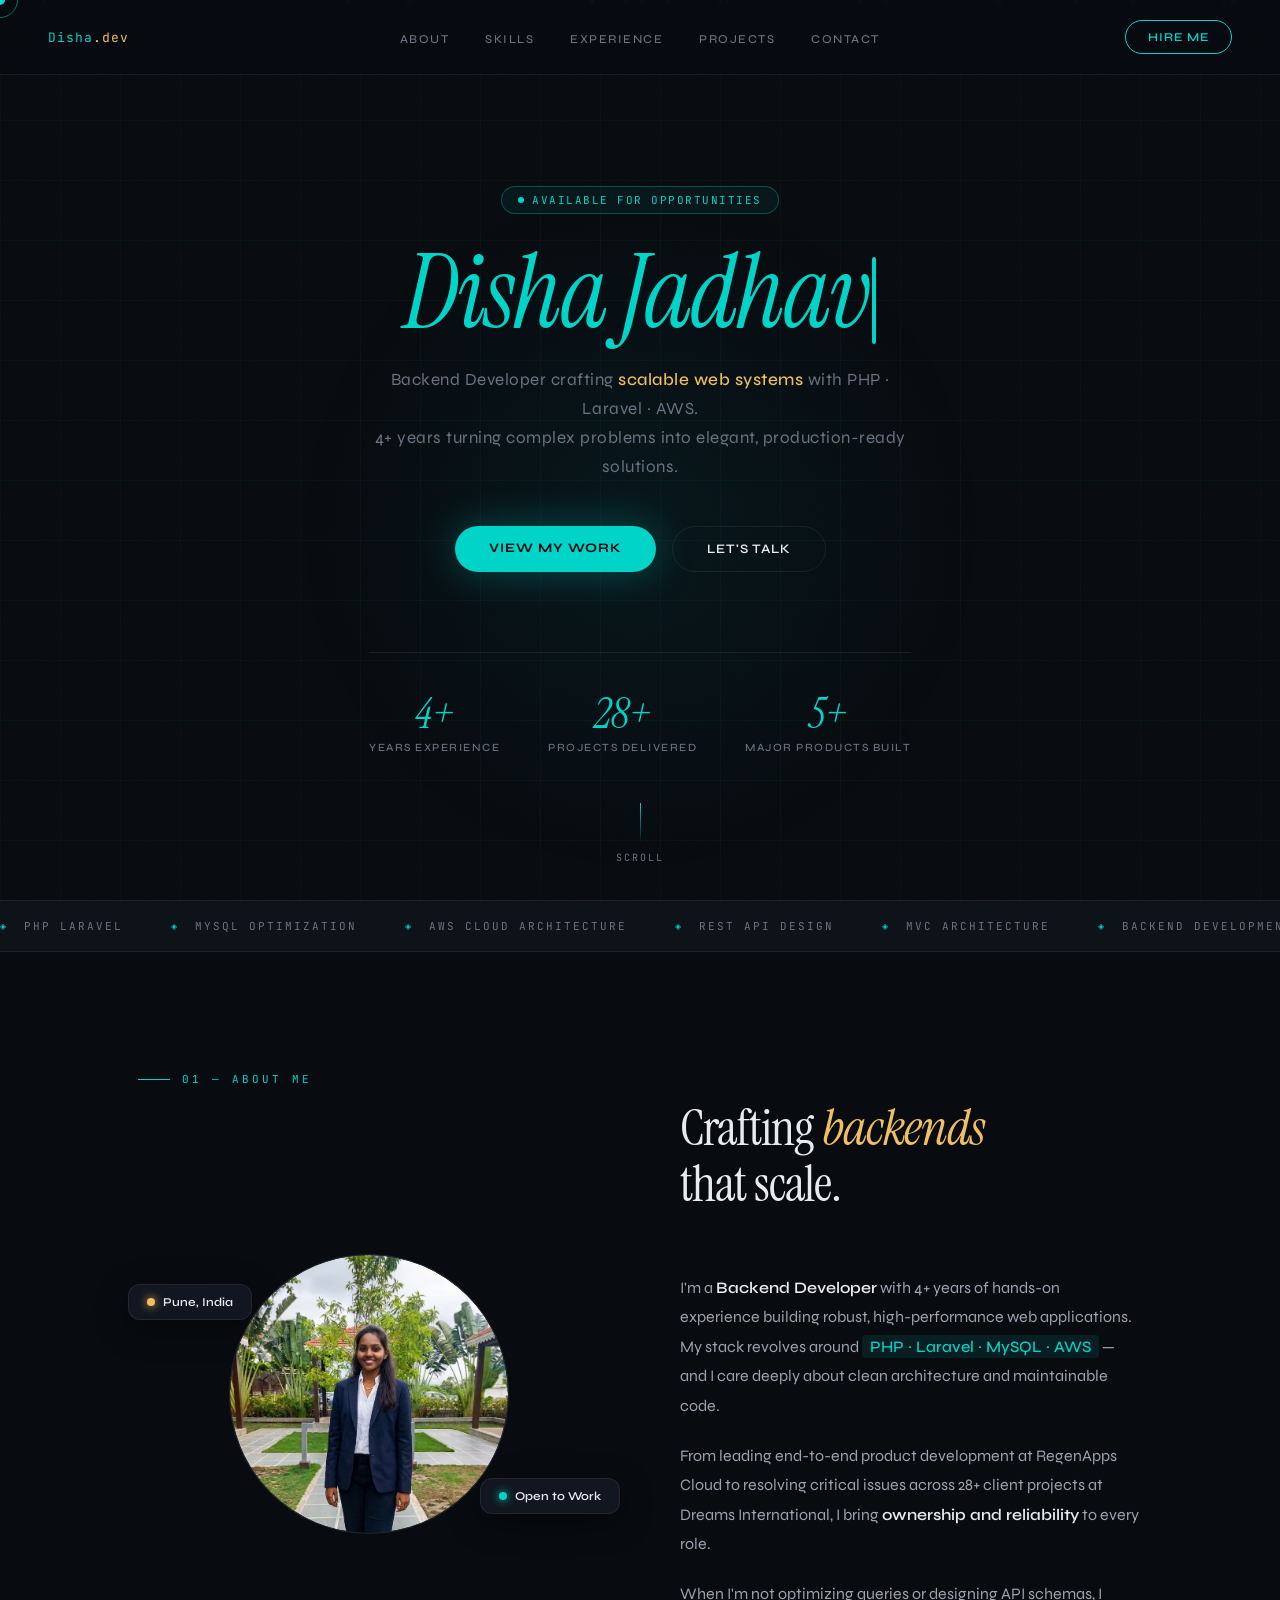
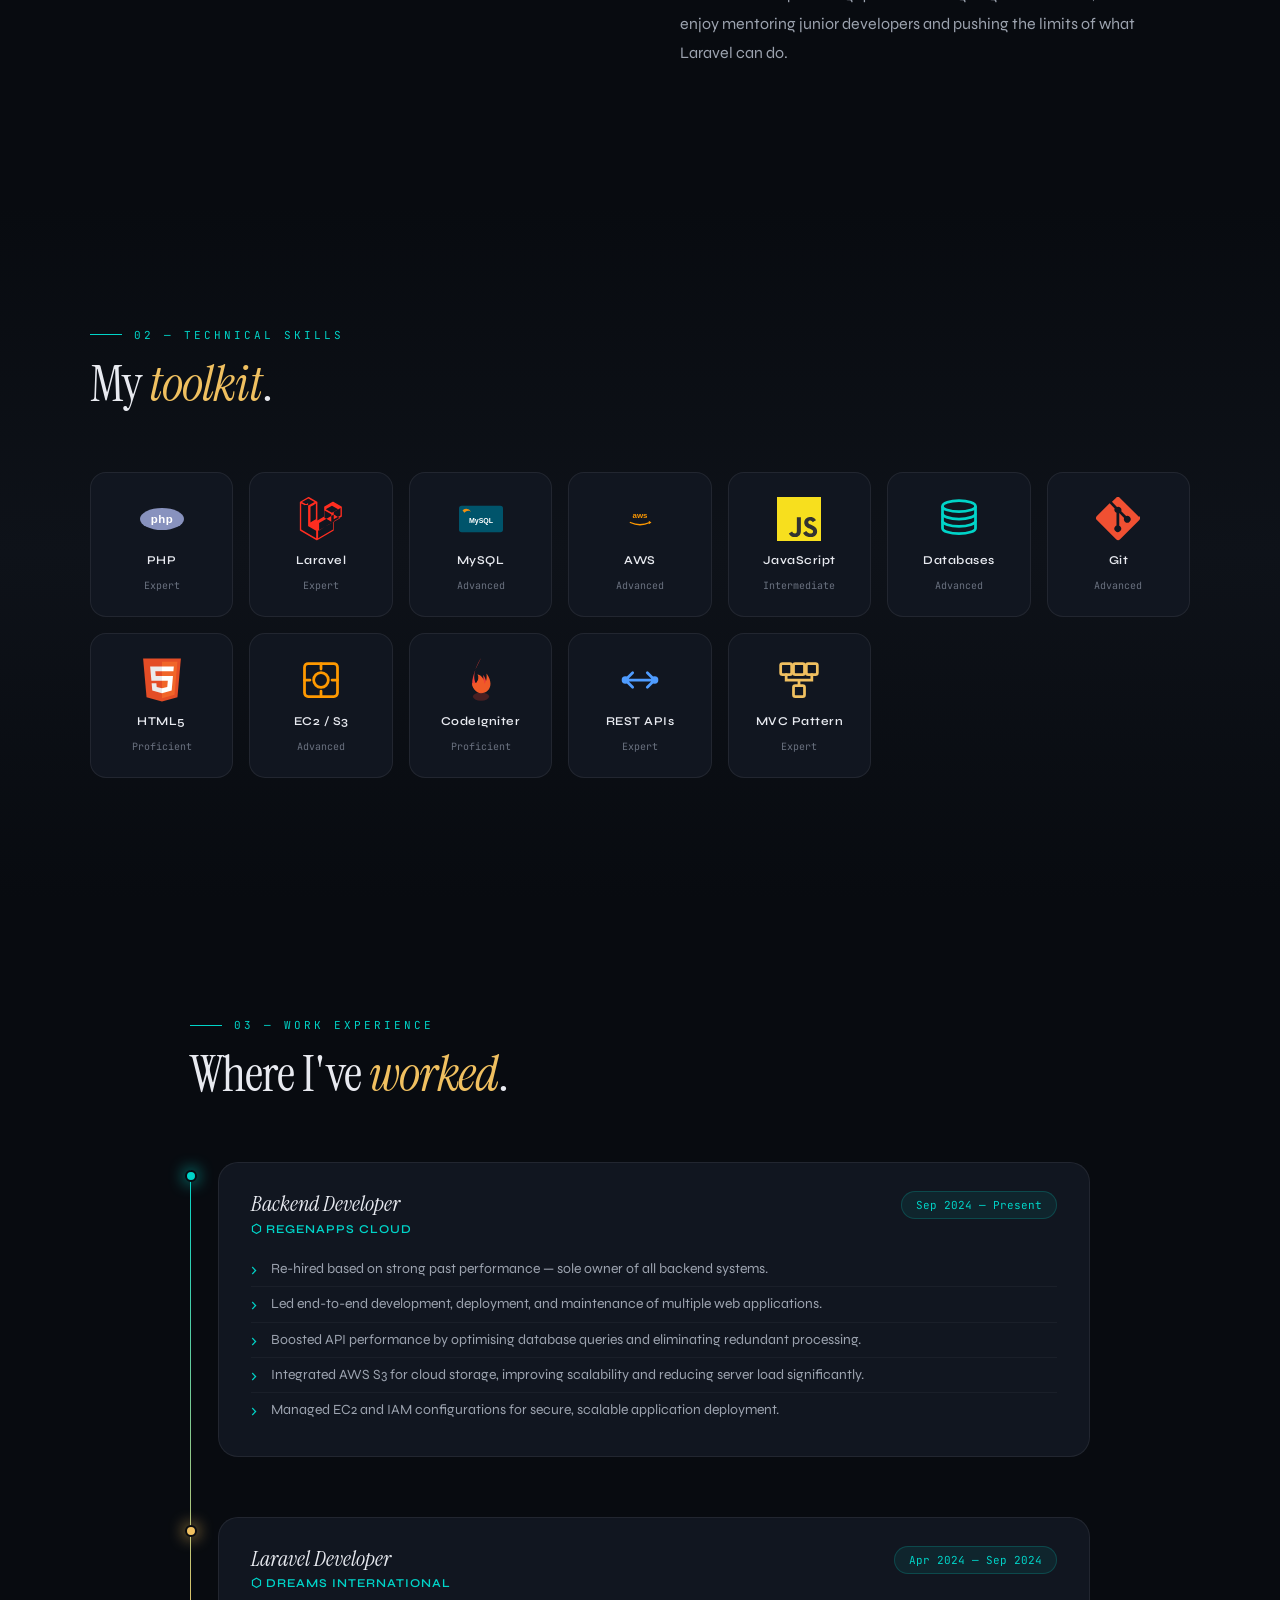
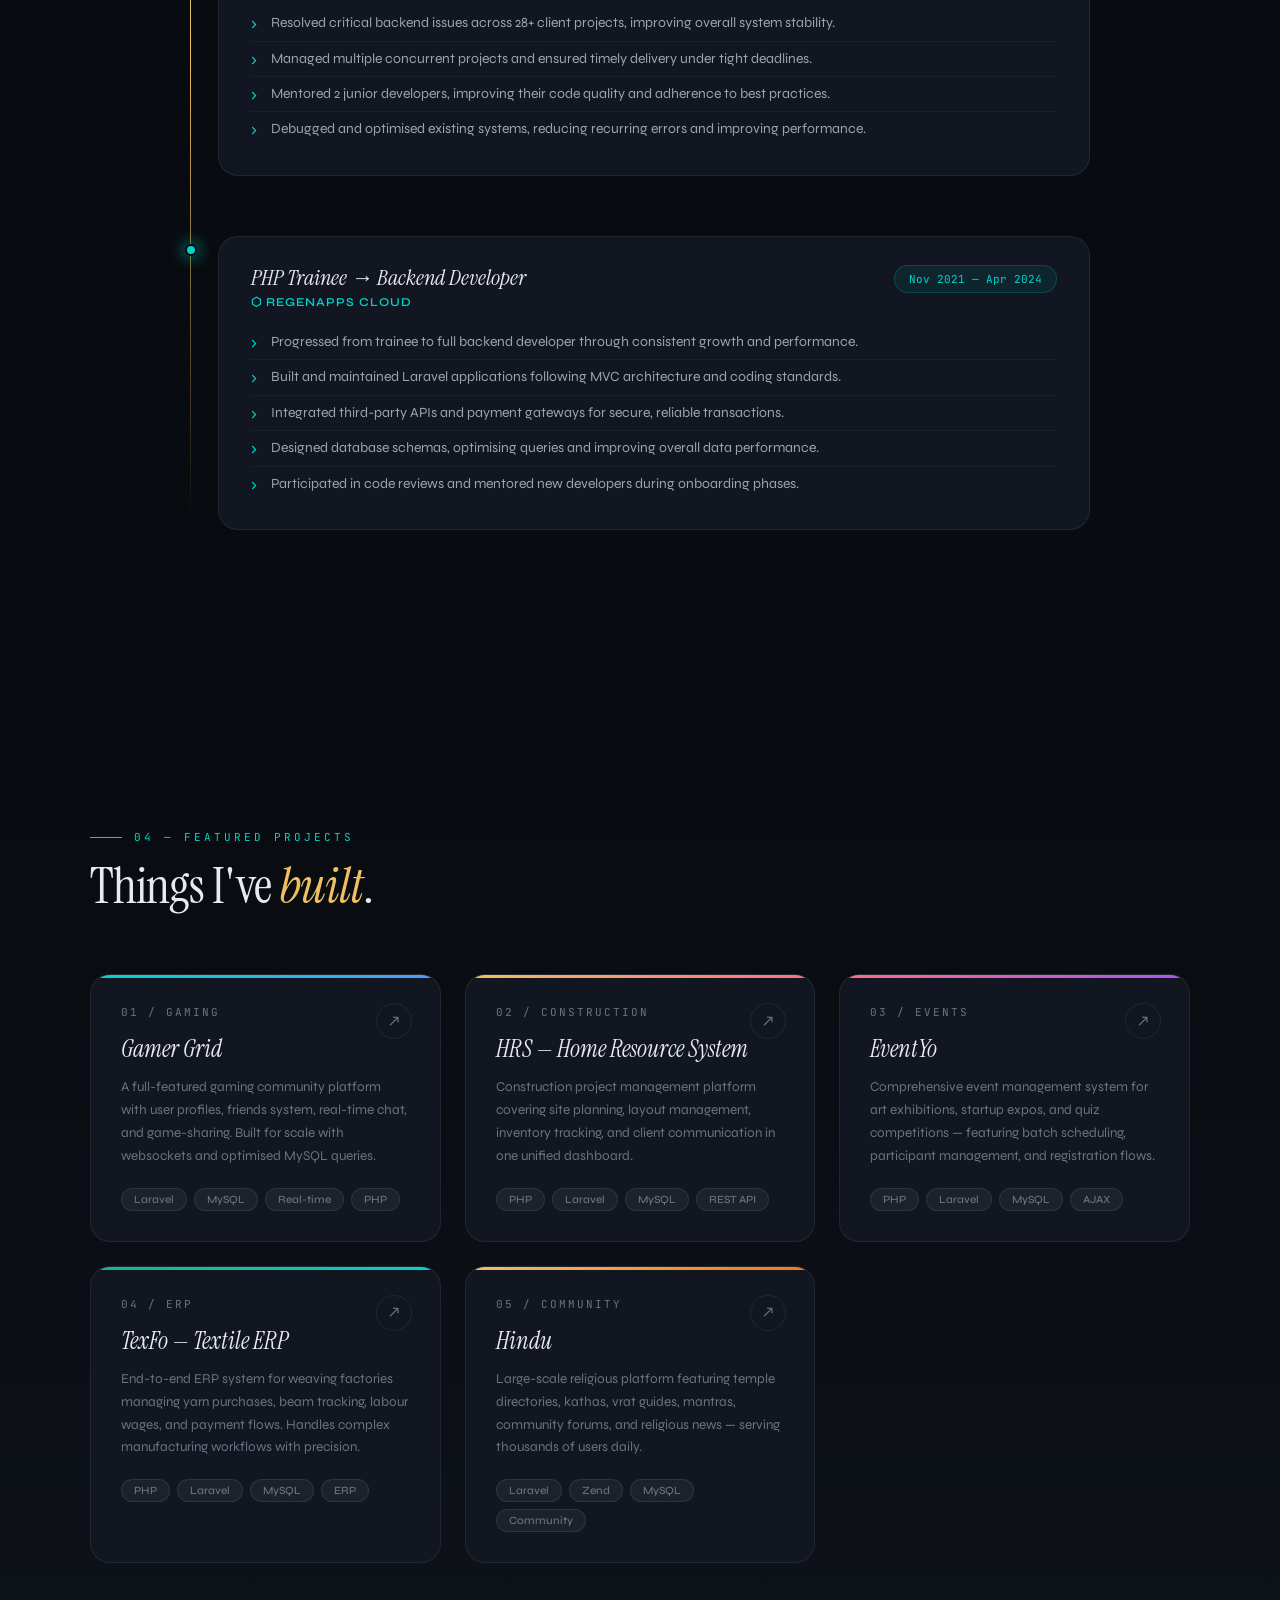
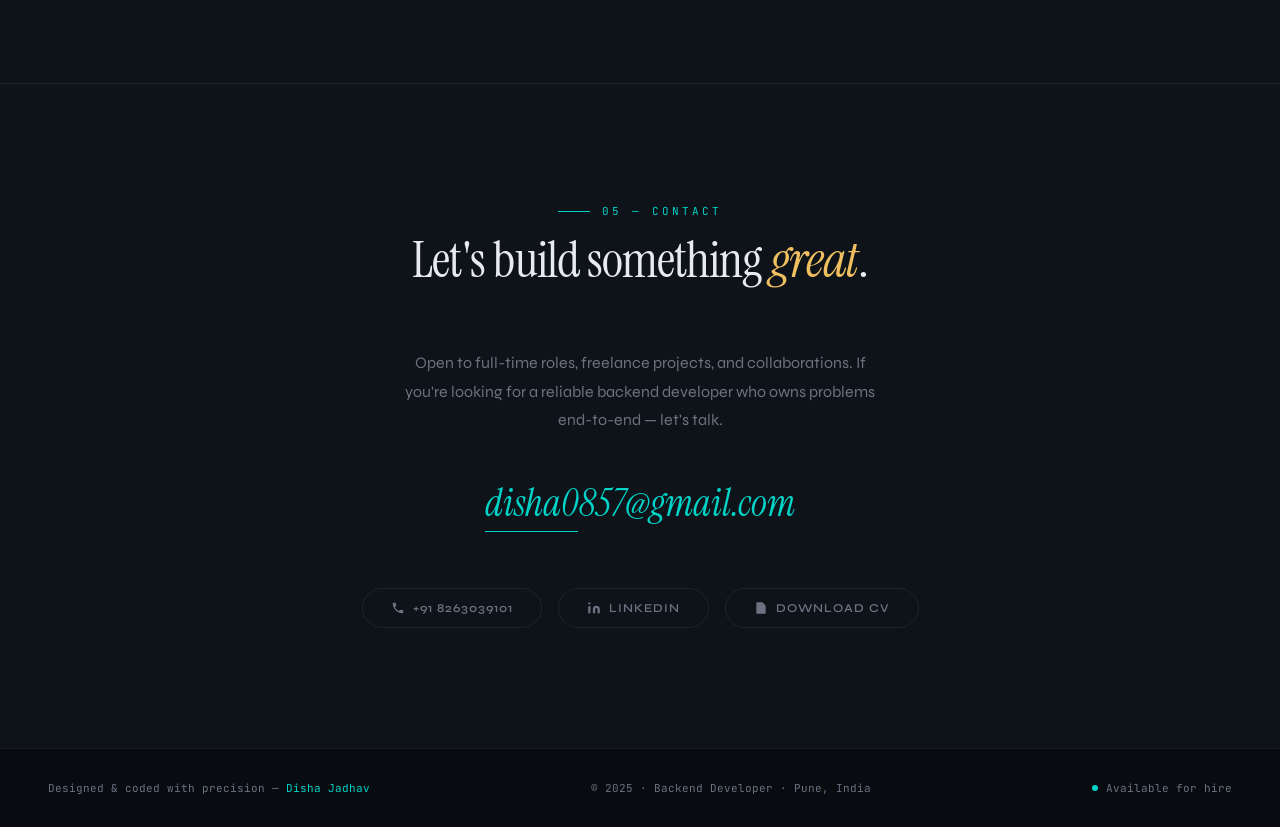
<file: newportfolio (1).html>
<!DOCTYPE html>
<html lang="en">
<head>
<meta charset="UTF-8">
<meta name="viewport" content="width=device-width, initial-scale=1.0">
<title>Disha Jadhav — Backend Developer</title>
<link href="https://fonts.googleapis.com/css2?family=Syne:wght@400;500;600;700;800&family=Instrument+Serif:ital@0;1&family=JetBrains+Mono:wght@300;400;500&display=swap" rel="stylesheet">
<style>
*, *::before, *::after { margin:0; padding:0; box-sizing:border-box; }
:root {
  --bg:       #080b10;
  --surface:  #0e1219;
  --card:     #111620;
  --border:   rgba(255,255,255,0.07);
  --text:     #e8eaf0;
  --muted:    #6b7280;
  --teal:     #00d4c8;
  --teal2:    #00a89e;
  --gold:     #f0c060;
  --rose:     #ff6b8a;
  --blue:     #4f9cff;
  --glow-t:   rgba(0,212,200,0.18);
  --glow-g:   rgba(240,192,96,0.15);
  --font-disp: 'Instrument Serif', serif;
  --font-ui:   'Syne', sans-serif;
  --font-mono: 'JetBrains Mono', monospace;
}
html { scroll-behavior: smooth; }
body {
  font-family: var(--font-ui);
  background: var(--bg);
  color: var(--text);
  overflow-x: hidden;
  cursor: none;
}

/* ── CUSTOM CURSOR ─────────────── */
#cursor {
  position: fixed; top:0; left:0; pointer-events:none; z-index:9999;
  width:10px; height:10px; background:var(--teal); border-radius:50%;
  transform:translate(-50%,-50%);
  transition: width .25s, height .25s, background .25s, opacity .3s;
  mix-blend-mode: screen;
}
#cursor-ring {
  position: fixed; top:0; left:0; pointer-events:none; z-index:9998;
  width:36px; height:36px;
  border:1.5px solid rgba(0,212,200,0.5);
  border-radius:50%; transform:translate(-50%,-50%);
  transition: transform .12s ease-out, width .3s, height .3s, border-color .3s;
}
body:has(a:hover) #cursor, body:has(button:hover) #cursor { width:22px; height:22px; background:var(--gold); }
body:has(a:hover) #cursor-ring, body:has(button:hover) #cursor-ring { width:56px; height:56px; border-color:var(--gold); }

::-webkit-scrollbar { width:4px; }
::-webkit-scrollbar-track { background:var(--bg); }
::-webkit-scrollbar-thumb { background:var(--teal2); border-radius:4px; }

body::before {
  content:''; position:fixed; inset:0; z-index:1; pointer-events:none;
  background-image: url("data:image/svg+xml,%3Csvg viewBox='0 0 200 200' xmlns='http://www.w3.org/2000/svg'%3E%3Cfilter id='n'%3E%3CfeTurbulence type='fractalNoise' baseFrequency='0.75' numOctaves='4' stitchTiles='stitch'/%3E%3C/filter%3E%3Crect width='100%25' height='100%25' filter='url(%23n)' opacity='0.04'/%3E%3C/svg%3E");
  background-repeat:repeat; background-size:200px; opacity:0.4;
}

/* ── NAV ─────────────────────── */
nav {
  position:fixed; top:0; width:100%; z-index:100;
  padding:20px 48px;
  display:flex; align-items:center; justify-content:space-between;
  background:rgba(8,11,16,0.7);
  backdrop-filter:blur(20px);
  border-bottom:1px solid var(--border);
  transition: padding .3s;
}
.nav-logo { font-family:var(--font-mono); font-size:13px; color:var(--teal); letter-spacing:1px; }
.nav-logo span { color:var(--gold);margin-right: 25px; }
.nav-links { display:flex; gap:36px; list-style:none; }
.nav-links a {
  font-size:12px; font-weight:500; letter-spacing:1.5px; text-transform:uppercase;
  color:var(--muted); text-decoration:none; position:relative; transition:color .25s;
}
.nav-links a::after {
  content:''; position:absolute; bottom:-4px; left:0; width:0; height:1px;
  background:var(--teal); transition:width .3s;
}
.nav-links a:hover { color:var(--teal); }
.nav-links a:hover::after { width:100%; }
.nav-cta {
  padding:9px 22px; border:1px solid var(--teal); border-radius:40px;
  font-family:var(--font-ui); font-size:12px; font-weight:600;
  letter-spacing:1px; text-transform:uppercase; color:var(--teal);
  text-decoration:none; background:transparent;
  transition:background .3s, color .3s, box-shadow .3s;
}
.nav-cta:hover { background:var(--teal); color:var(--bg); box-shadow:0 0 30px var(--glow-t); }

/* ── HERO ─────────────────────── */
#hero {
  min-height:100vh; display:flex; flex-direction:column;
  align-items:center; justify-content:center;
  padding:120px 48px 80px;
  position:relative; overflow:hidden; text-align:center;
}
.hero-grid-lines { position:absolute; inset:0; pointer-events:none; overflow:hidden; z-index:0; }
.hero-grid-lines::before {
  content:''; position:absolute; inset:0;
  background-image:
    linear-gradient(rgba(0,212,200,0.04) 1px, transparent 1px),
    linear-gradient(90deg, rgba(0,212,200,0.04) 1px, transparent 1px);
  background-size:60px 60px;
  animation:gridScroll 20s linear infinite;
}
@keyframes gridScroll { to { transform:translateY(60px); } }
.hero-glow {
  position:absolute; top:20%; left:50%; transform:translateX(-50%);
  width:700px; height:700px;
  background:radial-gradient(circle, rgba(0,212,200,0.06) 0%, transparent 70%);
  pointer-events:none; z-index:0;
  animation:pulse 6s ease-in-out infinite;
}
@keyframes pulse { 0%,100%{transform:translateX(-50%) scale(1);opacity:1;} 50%{transform:translateX(-50%) scale(1.15);opacity:0.7;} }

.hero-badge {
  display:inline-flex; align-items:center; gap:8px;
  padding:6px 16px; border:1px solid rgba(0,212,200,0.3);
  border-radius:20px; background:rgba(0,212,200,0.06);
  font-family:var(--font-mono); font-size:11px; color:var(--teal);
  letter-spacing:1.5px; text-transform:uppercase;
  margin-bottom:28px; position:relative; z-index:2;
  animation:fadeUp .8s .2s both;
}
.hero-badge::before { content:''; width:6px; height:6px; background:var(--teal); border-radius:50%; animation:blink 2s infinite; }
@keyframes blink { 0%,100%{opacity:1;} 50%{opacity:0.3;} }

/* ── TYPEWRITER NAME ──────────── */
.hero-name {
  font-family:var(--font-disp); font-size:clamp(56px,8vw,110px);
  font-weight:400; line-height:1.0; letter-spacing:-2px;
  position:relative; z-index:2;
  font-style:italic; color:var(--teal);
  animation:fadeUp .8s .35s both;
  white-space:nowrap;
}
.typewriter-text { font-style:italic; color:var(--teal); }

/* Typewriter wrapper */
.typewriter-wrap {
  display:inline-block; position:relative;
}
.typewriter-text {
  font-family:var(--font-disp); font-style:italic; color:var(--teal);
}
.typewriter-cursor {
  display:inline-block;
  width:4px; height:0.85em;
  background:var(--teal);
  vertical-align:middle;
  margin-left:3px;
  border-radius:2px;
  animation:cursorBlink 0.75s step-end infinite;
}
@keyframes cursorBlink {
  0%,100%{opacity:1;}
  50%{opacity:0;}
}

.hero-sub {
  font-size:clamp(14px,1.5vw,17px); color:var(--muted); font-weight:400;
  letter-spacing:0.5px; margin-top:22px; line-height:1.7; max-width:560px;
  position:relative; z-index:2; animation:fadeUp .8s .5s both;
}
.hero-sub strong { color:var(--gold); font-weight:500; }

.hero-actions {
  display:flex; gap:16px; margin-top:44px; flex-wrap:wrap; justify-content:center;
  position:relative; z-index:2; animation:fadeUp .8s .65s both;
}
.btn-primary {
  padding:14px 34px; background:var(--teal); color:var(--bg);
  border:none; border-radius:40px; font-family:var(--font-ui);
  font-size:13px; font-weight:700; letter-spacing:1px; text-transform:uppercase;
  cursor:pointer; text-decoration:none;
  box-shadow:0 0 40px rgba(0,212,200,0.3);
  transition:transform .25s, box-shadow .25s;
}
.btn-primary:hover { transform:translateY(-2px); box-shadow:0 0 60px rgba(0,212,200,0.45); }
.btn-ghost {
  padding:14px 34px; background:transparent; color:var(--text);
  border:1px solid var(--border); border-radius:40px; font-family:var(--font-ui);
  font-size:13px; font-weight:600; letter-spacing:1px; text-transform:uppercase;
  cursor:pointer; text-decoration:none;
  transition:border-color .25s, color .25s, transform .25s;
}
.btn-ghost:hover { border-color:var(--teal); color:var(--teal); transform:translateY(-2px); }

.hero-stats {
  display:flex; gap:48px; margin-top:80px; padding-top:40px;
  border-top:1px solid var(--border);
  position:relative; z-index:2; animation:fadeUp .8s .8s both;
}
.stat-num {
  font-family:var(--font-disp); font-size:42px; font-style:italic;
  color:var(--teal); line-height:1;
}
.stat-label { font-size:11px; color:var(--muted); font-weight:500; letter-spacing:1.5px; text-transform:uppercase; margin-top:6px; }

.scroll-hint {
  position:absolute; bottom:36px; left:50%; transform:translateX(-50%);
  display:flex; flex-direction:column; align-items:center; gap:8px;
  font-family:var(--font-mono); font-size:10px; color:var(--muted);
  letter-spacing:2px; text-transform:uppercase; z-index:2;
  animation:fadeIn 1s 1.5s both;
}
.scroll-line {
  width:1px; height:40px; background:linear-gradient(to bottom, var(--teal), transparent);
  animation:scrollLine 2s ease-in-out infinite;
}
@keyframes scrollLine { 0%{transform:scaleY(0);transform-origin:top;} 50%{transform:scaleY(1);transform-origin:top;} 51%{transform:scaleY(1);transform-origin:bottom;} 100%{transform:scaleY(0);transform-origin:bottom;} }

/* ── SECTION COMMONS ─────────── */
section { padding:120px 48px; position:relative; z-index:2; }
.section-label {
  font-family:var(--font-mono); font-size:11px; color:var(--teal);
  letter-spacing:3px; text-transform:uppercase; margin-bottom:14px;
  display:flex; align-items:center; gap:12px;
}
.section-label::before { content:''; width:32px; height:1px; background:var(--teal); }
.section-title {
  font-family:var(--font-disp); font-size:clamp(36px,4vw,56px);
  font-weight:400; line-height:1.1; letter-spacing:-1px; margin-bottom:60px;
}
.section-title em { font-style:italic; color:var(--gold); }

@keyframes fadeUp { from{opacity:0;transform:translateY(30px);} to{opacity:1;transform:translateY(0);} }
@keyframes fadeIn { from{opacity:0;} to{opacity:1;} }
.reveal { opacity:0; transform:translateY(40px); transition:opacity .7s ease, transform .7s ease; }
.reveal.visible { opacity:1; transform:none; }

/* ── ABOUT ───────────────────── */
#about { max-width:1100px; margin:0 auto; }
.about-grid { display:grid; grid-template-columns:1fr 1fr; gap:80px; align-items:center; }
.about-visual { position:relative; display:flex; align-items:center; justify-content:center; }
.about-avatar-bg {
  width:280px; height:280px; border-radius:50%;
  background:var(--card); border:1px solid var(--border);
  display:flex; align-items:center; justify-content:center;
  position:relative; overflow:hidden;
}.about-initials {
  position:absolute; font-family:var(--font-mono); font-size:48px; color:var(--teal);
  opacity:0.2; user-select:none;
}
.about-float-badge {
  position:absolute; padding:10px 18px;
  background:var(--card); border:1px solid var(--border);
  border-radius:12px; font-size:12px; font-weight:600;
  box-shadow:0 8px 32px rgba(0,0,0,0.4);
  display:flex; align-items:center; gap:8px;
  animation:float 4s ease-in-out infinite;
}
@keyframes float { 0%,100%{transform:translateY(0);} 50%{transform:translateY(-10px);} }
.about-float-badge.one { bottom:20px; right:-20px; animation-delay:0s; }
.about-float-badge.two { top:30px; left:-10px; animation-delay:2s; }
.about-float-badge .dot { width:8px; height:8px; border-radius:50%; }
.about-float-badge.one .dot { background:var(--teal); box-shadow:0 0 10px var(--teal); }
.about-float-badge.two .dot { background:var(--gold); box-shadow:0 0 10px var(--gold); }
.about-text p { font-size:16px; line-height:1.85; color:#9ca3af; margin-bottom:20px; }
.about-text p strong { color:var(--text); font-weight:600; }
.about-highlight { display:inline; padding:2px 8px; background:rgba(0,212,200,0.1); color:var(--teal); border-radius:4px; font-weight:500; }

/* ── SKILLS ──────────────────── */
#skills { background:linear-gradient(to bottom, var(--bg), var(--surface), var(--bg)); }
#skills .inner { max-width:1100px; margin:0 auto; }
.skills-grid { display:grid; grid-template-columns:repeat(auto-fill, minmax(130px,1fr)); gap:16px; }
.skill-card {
  background:var(--card); border:1px solid var(--border); border-radius:16px;
  padding:24px 16px; display:flex; flex-direction:column;
  align-items:center; gap:12px; cursor:default;
  transition:transform .3s, border-color .3s, box-shadow .3s;
  position:relative; overflow:hidden;
}
.skill-card::before {
  content:''; position:absolute; bottom:0; left:0; right:0; height:2px;
  background:var(--skill-color, var(--teal));
  transform:scaleX(0); transform-origin:left; transition:transform .4s;
}
.skill-card:hover { transform:translateY(-6px); border-color:rgba(255,255,255,0.15); box-shadow:0 20px 50px rgba(0,0,0,0.4); }
.skill-card:hover::before { transform:scaleX(1); }
.skill-logo { width:44px; height:44px; display:flex; align-items:center; justify-content:center; }
.skill-logo svg, .skill-logo img { width:100%; height:100%; }
.skill-name { font-size:12px; font-weight:600; color:var(--text); letter-spacing:0.5px; text-align:center; }
.skill-level { font-size:10px; color:var(--muted); font-family:var(--font-mono); }

/* ── EXPERIENCE ──────────────── */
#experience .inner { max-width:900px; margin:0 auto; }
.exp-timeline { position:relative; padding-left:28px; }
.exp-timeline::before {
  content:''; position:absolute; left:0; top:8px; bottom:8px; width:1px;
  background:linear-gradient(to bottom, var(--teal), var(--gold), transparent);
}
.exp-item { position:relative; margin-bottom:60px; }
.exp-item::before {
  content:''; position:absolute; left:-33px; top:8px;
  width:12px; height:12px; border-radius:50%;
  background:var(--teal); border:2px solid var(--bg);
  box-shadow:0 0 16px var(--teal); transition:transform .3s, box-shadow .3s;
}
.exp-item:hover::before { transform:scale(1.4); box-shadow:0 0 30px var(--teal); }
.exp-item:nth-child(2)::before { background:var(--gold); box-shadow:0 0 16px var(--gold); }
.exp-item:nth-child(2):hover::before { box-shadow:0 0 30px var(--gold); }
.exp-card-inner {
  background:var(--card); border:1px solid var(--border); border-radius:20px;
  padding:28px 32px; transition:border-color .3s, box-shadow .3s, transform .3s;
}
.exp-card-inner:hover { border-color:rgba(0,212,200,0.2); box-shadow:0 20px 60px rgba(0,0,0,0.35); transform:translateX(6px); }
.exp-meta { display:flex; justify-content:space-between; align-items:flex-start; flex-wrap:wrap; gap:12px; margin-bottom:16px; }
.exp-role { font-family:var(--font-disp); font-size:22px; font-style:italic; line-height:1.2; }
.exp-company { font-size:12px; font-weight:600; color:var(--teal); letter-spacing:1px; text-transform:uppercase; margin-top:4px; }
.exp-date-badge {
  padding:6px 14px; background:rgba(0,212,200,0.08); border:1px solid rgba(0,212,200,0.2);
  border-radius:20px; font-family:var(--font-mono); font-size:11px; color:var(--teal); white-space:nowrap;
}
.exp-bullets { list-style:none; }
.exp-bullets li {
  padding:6px 0 6px 20px; position:relative;
  font-size:14px; color:#9ca3af; line-height:1.6; border-bottom:1px solid rgba(255,255,255,0.04);
}
.exp-bullets li:last-child { border-bottom:none; }
.exp-bullets li::before { content:'›'; position:absolute; left:0; color:var(--teal); font-size:16px; line-height:1.5; }

/* ── PROJECTS ────────────────── */
#projects .inner { max-width:1100px; margin:0 auto; }
.projects-grid { display:grid; grid-template-columns:repeat(auto-fill, minmax(320px,1fr)); gap:24px; }
.project-card {
  background:var(--card); border:1px solid var(--border); border-radius:20px;
  padding:30px; position:relative; overflow:hidden; cursor:pointer;
  transition:transform .35s, box-shadow .35s, border-color .35s;
}
.project-card::before {
  content:''; position:absolute; top:0; left:0; right:0; height:3px;
  background:var(--proj-grad, linear-gradient(90deg, var(--teal), var(--blue)));
}
.project-card:hover { transform:translateY(-8px); box-shadow:0 30px 80px rgba(0,0,0,0.5); border-color:rgba(255,255,255,0.12); }
.project-num { font-family:var(--font-mono); font-size:11px; color:var(--muted); letter-spacing:2px; margin-bottom:16px; }
.project-name { font-family:var(--font-disp); font-size:24px; font-style:italic; line-height:1.2; margin-bottom:12px; color:var(--text); }
.project-desc { font-size:13.5px; color:#6b7280; line-height:1.7; margin-bottom:20px; }
.project-tags { display:flex; flex-wrap:wrap; gap:7px; }
.project-tag {
  padding:4px 12px; border-radius:20px; font-size:11px; font-weight:500;
  background:rgba(255,255,255,0.05); color:var(--muted); border:1px solid rgba(255,255,255,0.08);
}
.project-arrow {
  position:absolute; top:28px; right:28px; width:36px; height:36px;
  border:1px solid var(--border); border-radius:50%;
  display:flex; align-items:center; justify-content:center;
  color:var(--muted); font-size:16px;
  transition:background .3s, border-color .3s, color .3s, transform .3s;
}
.project-card:hover .project-arrow { background:var(--teal); border-color:var(--teal); color:var(--bg); transform:rotate(45deg); }

/* ── CONTACT ─────────────────── */
#contact { background:var(--surface); border-top:1px solid var(--border); }
#contact .inner { max-width:700px; margin:0 auto; text-align:center; }
.contact-email {
  font-family:var(--font-disp); font-size:clamp(24px,3vw,40px); font-style:italic;
  color:var(--teal); text-decoration:none; display:inline-block; margin:24px 0; position:relative;
  transition:color .3s;
}
.contact-email::after {
  content:''; position:absolute; bottom:-4px; left:0; right:0; height:1px;
  background:var(--teal); transform:scaleX(0.3); transform-origin:left; transition:transform .4s;
}
.contact-email:hover::after { transform:scaleX(1); }
.contact-links { display:flex; gap:16px; justify-content:center; margin-top:36px; flex-wrap:wrap; }
.contact-link {
  padding:12px 28px; border:1px solid var(--border); border-radius:40px;
  font-size:12px; font-weight:600; letter-spacing:1px; text-transform:uppercase;
  color:var(--muted); text-decoration:none; display:flex; align-items:center; gap:8px;
  transition:border-color .3s, color .3s, background .3s;
}
.contact-link:hover { border-color:var(--teal); color:var(--teal); background:rgba(0,212,200,0.06); }
.contact-link svg { width:14px; height:14px; fill:currentColor; }

/* ── FOOTER ──────────────────── */
footer {
  padding:32px 48px; display:flex; justify-content:space-between; align-items:center;
  border-top:1px solid var(--border); font-family:var(--font-mono);
  font-size:11px; color:var(--muted); position:relative; z-index:2;
  flex-wrap:wrap; gap:12px;
}
footer span { color:var(--teal); }

/* ── PARTICLES ───────────────── */
.particles { position:fixed; inset:0; pointer-events:none; z-index:0; overflow:hidden; }
.particle {
  position:absolute; border-radius:50%;
  background:var(--teal); opacity:0.15;
  animation:drift linear infinite;
}
@keyframes drift {
  0%  { transform:translateY(100vh) translateX(0); opacity:0; }
  10% { opacity:0.15; }
  90% { opacity:0.15; }
  100%{ transform:translateY(-100px) translateX(var(--dx,0px)); opacity:0; }
}

/* ── MARQUEE ─────────────────── */
.marquee-wrap {
  overflow:hidden; border-top:1px solid var(--border); border-bottom:1px solid var(--border);
  padding:18px 0; background:var(--surface); position:relative; z-index:2;
}
.marquee-track {
  display:flex; gap:48px; width:max-content;
  animation:marquee 25s linear infinite;
}
@keyframes marquee { to { transform:translateX(-50%); } }
.marquee-item {
  font-family:var(--font-mono); font-size:11px; color:var(--muted);
  letter-spacing:2px; text-transform:uppercase; white-space:nowrap;
  display:flex; align-items:center; gap:16px;
}
.marquee-item::before { content:'◈'; color:var(--teal); font-size:8px; }

.max-w { max-width:1100px; margin:0 auto; }
.teal { color:var(--teal); }
.gold { color:var(--gold); }
</style>
</head>
<body>

<div id="cursor"></div>
<div id="cursor-ring"></div>
<div class="particles" id="particles"></div>

<!-- NAV -->
<nav>
  <div class="nav-logo">Disha<span>.dev</span></div>
  <ul class="nav-links">
    <li><a href="#about">About</a></li>
    <li><a href="#skills">Skills</a></li>
    <li><a href="#experience">Experience</a></li>
    <li><a href="#projects">Projects</a></li>
    <li><a href="#contact">Contact</a></li>
  </ul>
  <a href="mailto:disha0857@gmail.com" class="nav-cta">Hire Me</a>
</nav>

<!-- HERO -->
<section id="hero">
  <div class="hero-grid-lines"></div>
  <div class="hero-glow"></div>

  <div class="hero-badge">Available for opportunities</div>

  <h1 class="hero-name">
    <span class="typewriter-text" id="typewriter-name"></span><span class="typewriter-cursor" id="tw-cursor"></span>
  </h1>

  <p class="hero-sub">
    Backend Developer crafting <strong>scalable web systems</strong> with PHP · Laravel · AWS.<br>
    4+ years turning complex problems into elegant, production-ready solutions.
  </p>

  <div class="hero-actions">
    <a href="#projects" class="btn-primary">View My Work</a>
    <a href="#contact" class="btn-ghost">Let's Talk</a>
  </div>

  <div class="hero-stats">
    <div>
      <div class="stat-num" data-count="4">0</div>
      <div class="stat-label">Years Experience</div>
    </div>
    <div>
      <div class="stat-num" data-count="28">0</div>
      <div class="stat-label">Projects Delivered</div>
    </div>
    <div>
      <div class="stat-num" data-count="5">0</div>
      <div class="stat-label">Major Products Built</div>
    </div>
  </div>

  <div class="scroll-hint">
    <div class="scroll-line"></div>
    scroll
  </div>
</section>

<!-- MARQUEE -->
<div class="marquee-wrap">
  <div class="marquee-track">
    <span class="marquee-item">PHP Laravel</span>
    <span class="marquee-item">MySQL Optimization</span>
    <span class="marquee-item">AWS Cloud Architecture</span>
    <span class="marquee-item">REST API Design</span>
    <span class="marquee-item">MVC Architecture</span>
    <span class="marquee-item">Backend Development</span>
    <span class="marquee-item">Payment Integration</span>
    <span class="marquee-item">Real-time Systems</span>
    <span class="marquee-item">PHP Laravel</span>
    <span class="marquee-item">MySQL Optimization</span>
    <span class="marquee-item">AWS Cloud Architecture</span>
    <span class="marquee-item">REST API Design</span>
    <span class="marquee-item">MVC Architecture</span>
    <span class="marquee-item">Backend Development</span>
    <span class="marquee-item">Payment Integration</span>
    <span class="marquee-item">Real-time Systems</span>
  </div>
</div>

<!-- ABOUT -->
<section id="about">
  <div class="max-w reveal">
    <div class="section-label">01 — About Me</div>
    <div class="about-grid">
      <div class="about-visual">
        <div class="about-avatar-bg">
          <img src="profile.jpeg" alt="Disha Jadhav" style="width:100%; height:100%; border-radius:50%; object-fit:cover; position:absolute; inset:0;">
        </div>
        <div class="about-float-badge one"><div class="dot"></div>Open to Work</div>
        <div class="about-float-badge two"><div class="dot"></div>Pune, India</div>
      </div>
      <div class="about-text">
        <h2 class="section-title">Crafting <em>backends</em><br>that scale.</h2>
        <p>I'm a <strong>Backend Developer</strong> with 4+ years of hands-on experience building robust, high-performance web applications. My stack revolves around <span class="about-highlight">PHP · Laravel · MySQL · AWS</span> — and I care deeply about clean architecture and maintainable code.</p>
        <p>From leading end-to-end product development at RegenApps Cloud to resolving critical issues across 28+ client projects at Dreams International, I bring <strong>ownership and reliability</strong> to every role.</p>
        <p>When I'm not optimizing queries or designing API schemas, I enjoy mentoring junior developers and pushing the limits of what Laravel can do.</p>
      </div>
    </div>
  </div>
</section>

<!-- SKILLS -->
<section id="skills">
  <div class="inner">
    <div class="section-label reveal">02 — Technical Skills</div>
    <h2 class="section-title reveal">My <em>toolkit</em>.</h2>

    <div class="skills-grid">

      <!-- PHP — Official SVG logo -->
      <div class="skill-card reveal" style="--skill-color:#8892be">
        <div class="skill-logo">
          <!-- Official PHP elephant logo SVG -->
          <svg viewBox="0 0 100 50" xmlns="http://www.w3.org/2000/svg">
            <ellipse cx="50" cy="25" rx="50" ry="25" fill="#8892be"/>
            <text x="50" y="33" font-family="Arial Black, sans-serif" font-size="26" font-weight="900" fill="white" text-anchor="middle" letter-spacing="1">php</text>
          </svg>
        </div>
        <div class="skill-name">PHP</div>
        <div class="skill-level">Expert</div>
      </div>

      <!-- Laravel — Official red L mark -->
      <div class="skill-card reveal" style="--skill-color:#FF2D20">
        <div class="skill-logo">
          <!-- Official Laravel wordmark SVG -->
          <svg viewBox="0 0 50 52" xmlns="http://www.w3.org/2000/svg">
            <path fill="#FF2D20" d="M49.626 11.564a.809.809 0 0 1 .028.209v10.972a.8.8 0 0 1-.402.694l-9.209 5.302V39.25c0 .286-.152.55-.4.694L20.42 51.01a.814.814 0 0 1-.044.023.792.792 0 0 1-.091.028.786.786 0 0 1-.243.024.788.788 0 0 1-.233-.034.802.802 0 0 1-.09-.027l-.044-.023L.402 39.944A.8.8 0 0 1 0 39.25V6.334a.809.809 0 0 1 .028-.209.752.752 0 0 1 .01-.04.785.785 0 0 1 .054-.1.748.748 0 0 1 .03-.052l.054-.075a.8.8 0 0 1 .09-.08l.024-.017L9.98.058a.8.8 0 0 1 .8 0l9.69 5.597h.006a.8.8 0 0 1 .09.08.79.79 0 0 1 .054.075.748.748 0 0 1 .03.052.785.785 0 0 1 .054.1.752.752 0 0 1 .01.04.809.809 0 0 1 .028.209v21.427l8.007-4.614V11.773a.809.809 0 0 1 .028-.209.752.752 0 0 1 .01-.04.785.785 0 0 1 .054-.1.748.748 0 0 1 .03-.052l.054-.075a.8.8 0 0 1 .09-.08l.024-.017 9.69-5.597a.8.8 0 0 1 .8 0l9.69 5.597.025.017a.8.8 0 0 1 .09.08l.054.075a.748.748 0 0 1 .03.052.785.785 0 0 1 .054.1.752.752 0 0 1 .01.04zm-1.574 10.213V13.03l-3.363 1.938-4.644 2.676v8.747zM39.243 38.476V29.73l-4.574 2.613-13.08 7.473v8.862zM1.602 7.719V38.476l17.654 10.168V39.78l-9.205-5.247-.005-.003-.026-.018a.8.8 0 0 1-.09-.08l-.053-.076-.03-.05a.786.786 0 0 1-.054-.1l-.01-.04a.808.808 0 0 1-.028-.21v-26.94L5.966 9.657zm8.387-5.957L2.606 5.765l7.383 4.256 7.383-4.256zm4.297 27.273 4.644-2.676V7.719L15.967 9.657l-3.363 1.938v18.64zm23.658-18.785-7.383 4.256 7.383 4.255 7.384-4.255zm-.801 10.173-4.644-2.676-3.363-1.938v8.747l4.644 2.676 3.363 1.938zm-8.007 15.158 12.285-7.022 6.141-3.508-7.375-4.25-9.21 5.302-8.203 4.719v8.753z"/>
          </svg>
        </div>
        <div class="skill-name">Laravel</div>
        <div class="skill-level">Expert</div>
      </div>

      <!-- MySQL — Official dolphin / sun logo -->
      <div class="skill-card reveal" style="--skill-color:#4479a1">
        <div class="skill-logo">
          <svg viewBox="0 0 100 60" xmlns="http://www.w3.org/2000/svg">
            <rect width="100" height="60" rx="6" fill="#00546B"/>
            <text x="50" y="38" font-family="Arial, sans-serif" font-size="16" font-weight="700" fill="white" text-anchor="middle">MySQL</text>
            <path d="M8 10 Q20 2 28 14 Q20 8 12 16Z" fill="#F29111"/>
          </svg>
        </div>
        <div class="skill-name">MySQL</div>
        <div class="skill-level">Advanced</div>
      </div>

      <!-- AWS — Official orange logo -->
      <div class="skill-card reveal" style="--skill-color:#ff9900">
        <div class="skill-logo">
          <!-- Official AWS logo SVG -->
          <svg viewBox="0 0 100 60" xmlns="http://www.w3.org/2000/svg">
            <g fill="#FF9900">
              <!-- AWS smile arrow -->
              <path d="M28 38 Q50 48 72 38" stroke="#FF9900" stroke-width="3" fill="none" stroke-linecap="round"/>
              <polygon points="70,34 76,38 70,42" fill="#FF9900"/>
            </g>
            <text x="50" y="28" font-family="Arial Black, sans-serif" font-size="18" font-weight="900" fill="#FF9900" text-anchor="middle">aws</text>
          </svg>
        </div>
        <div class="skill-name">AWS</div>
        <div class="skill-level">Advanced</div>
      </div>

      <!-- JavaScript -->
      <div class="skill-card reveal" style="--skill-color:#f7df1e">
        <div class="skill-logo">
          <svg viewBox="0 0 128 128" xmlns="http://www.w3.org/2000/svg">
            <rect width="128" height="128" fill="#F7DF1E"/>
            <path fill="#323330" d="M116.347 96.736c-.917-5.711-4.641-10.508-15.672-14.981-3.832-1.761-8.104-3.022-9.377-5.926-.452-1.69-.512-2.642-.226-3.665.821-3.32 4.784-4.355 7.925-3.403 2.023.678 3.938 2.237 5.093 4.724 5.402-3.498 5.391-3.475 9.163-5.879-1.381-2.141-2.118-3.129-3.022-4.045-3.249-3.629-7.676-5.498-14.756-5.355l-3.688.477c-3.534.893-6.902 2.748-8.877 5.235-5.926 6.724-4.236 18.492 2.975 23.335 7.104 5.332 17.54 6.545 18.873 11.531 1.297 6.104-4.486 8.08-10.234 7.378-4.236-.881-6.592-3.034-9.139-6.949-4.688 2.713-4.688 2.713-9.508 5.485 1.143 2.499 2.344 3.63 4.26 5.795 9.068 9.198 31.76 8.746 35.83-5.176.165-.478 1.261-3.666.38-8.581zM69.462 58.943H57.753l-.048 30.272c0 6.438.333 12.34-.714 14.149-1.713 3.558-6.152 3.117-8.175 2.427-2.059-1.012-3.106-2.451-4.319-4.485-.333-.584-.583-1.036-.667-1.071l-9.52 5.83c1.583 3.249 3.915 6.069 6.902 7.901 4.462 2.678 10.459 3.499 16.731 2.059 4.082-1.189 7.604-3.652 9.448-7.401 2.666-4.915 2.094-10.864 2.07-17.444.06-10.735.001-21.468.001-32.237z"/>
          </svg>
        </div>
        <div class="skill-name">JavaScript</div>
        <div class="skill-level">Intermediate</div>
      </div>

      <!-- Database icon -->
      <div class="skill-card reveal" style="--skill-color:#00d4c8">
        <div class="skill-logo">
          <svg viewBox="0 0 24 24" fill="none" xmlns="http://www.w3.org/2000/svg">
            <ellipse cx="12" cy="5" rx="9" ry="3" stroke="#00d4c8" stroke-width="1.5"/>
            <path d="M3 5v4c0 1.66 4.03 3 9 3s9-1.34 9-3V5" stroke="#00d4c8" stroke-width="1.5"/>
            <path d="M3 9v4c0 1.66 4.03 3 9 3s9-1.34 9-3V9" stroke="#00d4c8" stroke-width="1.5"/>
            <path d="M3 13v4c0 1.66 4.03 3 9 3s9-1.34 9-3v-4" stroke="#00d4c8" stroke-width="1.5"/>
          </svg>
        </div>
        <div class="skill-name">Databases</div>
        <div class="skill-level">Advanced</div>
      </div>

      <!-- Git — Official logo -->
      <div class="skill-card reveal" style="--skill-color:#f05032">
        <div class="skill-logo">
          <svg viewBox="0 0 92 92" xmlns="http://www.w3.org/2000/svg">
            <path fill="#F05032" d="M90.155 41.965L50.035 1.845a5.922 5.922 0 0 0-8.37 0l-8.325 8.325 10.565 10.565a7.02 7.02 0 0 1 7.255 1.685 7.03 7.03 0 0 1 1.68 7.275l10.18 10.18a7.03 7.03 0 0 1 7.275 1.68 7.05 7.05 0 0 1 0 9.95 7.05 7.05 0 0 1-9.95 0 7.05 7.05 0 0 1-1.545-7.665L48.61 33.38v26.72a7.05 7.05 0 0 1 1.865 1.265 7.05 7.05 0 0 1 0 9.95 7.05 7.05 0 0 1-9.95 0 7.05 7.05 0 0 1 0-9.95 7.1 7.1 0 0 1 2.315-1.545V33.135a7.1 7.1 0 0 1-2.315-1.545 7.05 7.05 0 0 1-1.525-7.7L28.44 13.325 1.845 39.92a5.92 5.92 0 0 0 0 8.37l40.12 40.12a5.92 5.92 0 0 0 8.37 0l39.82-39.82a5.92 5.92 0 0 0 0-8.625z"/>
          </svg>
        </div>
        <div class="skill-name">Git</div>
        <div class="skill-level">Advanced</div>
      </div>

      <!-- HTML5 — Official logo -->
      <div class="skill-card reveal" style="--skill-color:#e34f26">
        <div class="skill-logo">
          <svg viewBox="0 0 128 128" xmlns="http://www.w3.org/2000/svg">
            <path fill="#E44D26" d="M19.037 113.876L9.032 1.661h109.936l-10.016 112.198-45.019 12.48z"/>
            <path fill="#F16529" d="M64 116.8l36.378-10.086 8.559-95.878H64z"/>
            <path fill="#EBEBEB" d="M64 52.455H45.788L44.53 38.361H64V24.599H29.489l.33 3.692 3.382 37.927H64zm0 35.743l-.061.017-15.327-4.14-.979-10.975H33.816l1.928 21.609 28.193 7.826.063-.017z"/>
            <path fill="#fff" d="M63.952 52.455v13.763h16.947l-1.597 17.849-15.35 4.143v14.319l28.215-7.82.207-2.325 3.234-36.233.335-3.696h-3.708zm0-27.856v13.762h33.244l.276-3.092.628-6.978.329-3.692z"/>
          </svg>
        </div>
        <div class="skill-name">HTML5</div>
        <div class="skill-level">Proficient</div>
      </div>

      <!-- EC2/S3 -->
      <div class="skill-card reveal" style="--skill-color:#f90">
        <div class="skill-logo">
          <svg viewBox="0 0 24 24" fill="none" xmlns="http://www.w3.org/2000/svg">
            <rect x="3" y="3" width="18" height="18" rx="2" stroke="#ff9900" stroke-width="1.5"/>
            <circle cx="12" cy="12" r="4" stroke="#ff9900" stroke-width="1.5"/>
            <path d="M12 3v3M12 18v3M3 12h3M18 12h3" stroke="#ff9900" stroke-width="1.5" stroke-linecap="round"/>
          </svg>
        </div>
        <div class="skill-name">EC2 / S3</div>
        <div class="skill-level">Advanced</div>
      </div>

      <!-- CodeIgniter — official flame logo -->
      <div class="skill-card reveal" style="--skill-color:#EF3E36">
        <div class="skill-logo">
          <svg viewBox="0 0 50 65" xmlns="http://www.w3.org/2000/svg">
            <!-- CodeIgniter flame shape -->
            <path fill="#EF3E36" d="M25 0 C25 0 15 15 15 28 C15 35 19 40 19 40 C19 40 17 36 21 33 C25 30 26 35 26 38 C26 38 30 33 28 25 C28 25 33 30 33 38 C33 44 29 50 25 50 C18 50 12 44 12 38 C12 25 20 10 25 0Z"/>
            <path fill="#F05A28" d="M25 52 C33 52 39 46 39 38 C39 30 33 23 33 23 C33 23 35 33 30 38 C30 38 30 30 24 26 C22 25 20 24 20 24 C22 28 21 34 18 37 C17 38 15 38 15 38 C14 38 12 36 12 38 C12 44 18 52 25 52Z"/>
            <ellipse cx="25" cy="57" rx="12" ry="6" fill="#C7362A" opacity="0.3"/>
          </svg>
        </div>
        <div class="skill-name">CodeIgniter</div>
        <div class="skill-level">Proficient</div>
      </div>

      <!-- REST API -->
      <div class="skill-card reveal" style="--skill-color:#4f9cff">
        <div class="skill-logo">
          <svg viewBox="0 0 24 24" fill="none" xmlns="http://www.w3.org/2000/svg">
            <path d="M4 12h16M4 12l4-4M4 12l4 4M20 12l-4-4M20 12l-4 4" stroke="#4f9cff" stroke-width="1.5" stroke-linecap="round" stroke-linejoin="round"/>
            <circle cx="4" cy="12" r="2" fill="#4f9cff"/>
            <circle cx="20" cy="12" r="2" fill="#4f9cff"/>
          </svg>
        </div>
        <div class="skill-name">REST APIs</div>
        <div class="skill-level">Expert</div>
      </div>

      <!-- MVC -->
      <div class="skill-card reveal" style="--skill-color:#f0c060">
        <div class="skill-logo">
          <svg viewBox="0 0 24 24" fill="none" xmlns="http://www.w3.org/2000/svg">
            <rect x="2" y="3" width="6" height="6" rx="1" stroke="#f0c060" stroke-width="1.5"/>
            <rect x="9" y="3" width="6" height="6" rx="1" stroke="#f0c060" stroke-width="1.5"/>
            <rect x="16" y="3" width="6" height="6" rx="1" stroke="#f0c060" stroke-width="1.5"/>
            <rect x="9" y="15" width="6" height="6" rx="1" stroke="#f0c060" stroke-width="1.5"/>
            <path d="M5 9v3h14V9M12 12v3" stroke="#f0c060" stroke-width="1.5" stroke-linecap="round"/>
          </svg>
        </div>
        <div class="skill-name">MVC Pattern</div>
        <div class="skill-level">Expert</div>
      </div>

    </div>
  </div>
</section>

<!-- EXPERIENCE -->
<section id="experience">
  <div class="inner">
    <div class="section-label reveal">03 — Work Experience</div>
    <h2 class="section-title reveal">Where I've <em>worked</em>.</h2>
    <div class="exp-timeline">

      <div class="exp-item reveal">
        <div class="exp-card-inner">
          <div class="exp-meta">
            <div>
              <div class="exp-role">Backend Developer</div>
              <div class="exp-company">⬡ RegenApps Cloud</div>
            </div>
            <div class="exp-date-badge">Sep 2024 — Present</div>
          </div>
          <ul class="exp-bullets">
            <li>Re-hired based on strong past performance — sole owner of all backend systems.</li>
            <li>Led end-to-end development, deployment, and maintenance of multiple web applications.</li>
            <li>Boosted API performance by optimising database queries and eliminating redundant processing.</li>
            <li>Integrated AWS S3 for cloud storage, improving scalability and reducing server load significantly.</li>
            <li>Managed EC2 and IAM configurations for secure, scalable application deployment.</li>
          </ul>
        </div>
      </div>

      <div class="exp-item reveal">
        <div class="exp-card-inner">
          <div class="exp-meta">
            <div>
              <div class="exp-role">Laravel Developer</div>
              <div class="exp-company">⬡ Dreams International</div>
            </div>
            <div class="exp-date-badge">Apr 2024 — Sep 2024</div>
          </div>
          <ul class="exp-bullets">
            <li>Resolved critical backend issues across 28+ client projects, improving overall system stability.</li>
            <li>Managed multiple concurrent projects and ensured timely delivery under tight deadlines.</li>
            <li>Mentored 2 junior developers, improving their code quality and adherence to best practices.</li>
            <li>Debugged and optimised existing systems, reducing recurring errors and improving performance.</li>
          </ul>
        </div>
      </div>

      <div class="exp-item reveal">
        <div class="exp-card-inner">
          <div class="exp-meta">
            <div>
              <div class="exp-role">PHP Trainee → Backend Developer</div>
              <div class="exp-company">⬡ RegenApps Cloud</div>
            </div>
            <div class="exp-date-badge">Nov 2021 — Apr 2024</div>
          </div>
          <ul class="exp-bullets">
            <li>Progressed from trainee to full backend developer through consistent growth and performance.</li>
            <li>Built and maintained Laravel applications following MVC architecture and coding standards.</li>
            <li>Integrated third-party APIs and payment gateways for secure, reliable transactions.</li>
            <li>Designed database schemas, optimising queries and improving overall data performance.</li>
            <li>Participated in code reviews and mentored new developers during onboarding phases.</li>
          </ul>
        </div>
      </div>

    </div>
  </div>
</section>

<!-- PROJECTS -->
<section id="projects" style="background:linear-gradient(to bottom, var(--bg), var(--surface));">
  <div class="inner">
    <div class="section-label reveal">04 — Featured Projects</div>
    <h2 class="section-title reveal">Things I've <em>built</em>.</h2>
    <div class="projects-grid">

      <div class="project-card reveal" style="--proj-grad:linear-gradient(90deg,#00d4c8,#4f9cff)">
        <div class="project-arrow">↗</div>
        <div class="project-num">01 / GAMING</div>
        <div class="project-name">Gamer Grid</div>
        <div class="project-desc">A full-featured gaming community platform with user profiles, friends system, real-time chat, and game-sharing. Built for scale with websockets and optimised MySQL queries.</div>
        <div class="project-tags">
          <span class="project-tag">Laravel</span><span class="project-tag">MySQL</span><span class="project-tag">Real-time</span><span class="project-tag">PHP</span>
        </div>
      </div>

      <div class="project-card reveal" style="--proj-grad:linear-gradient(90deg,#f0c060,#ff6b8a)">
        <div class="project-arrow">↗</div>
        <div class="project-num">02 / CONSTRUCTION</div>
        <div class="project-name">HRS — Home Resource System</div>
        <div class="project-desc">Construction project management platform covering site planning, layout management, inventory tracking, and client communication in one unified dashboard.</div>
        <div class="project-tags">
          <span class="project-tag">PHP</span><span class="project-tag">Laravel</span><span class="project-tag">MySQL</span><span class="project-tag">REST API</span>
        </div>
      </div>

      <div class="project-card reveal" style="--proj-grad:linear-gradient(90deg,#ff6b8a,#a855f7)">
        <div class="project-arrow">↗</div>
        <div class="project-num">03 / EVENTS</div>
        <div class="project-name">EventYo</div>
        <div class="project-desc">Comprehensive event management system for art exhibitions, startup expos, and quiz competitions — featuring batch scheduling, participant management, and registration flows.</div>
        <div class="project-tags">
          <span class="project-tag">PHP</span><span class="project-tag">Laravel</span><span class="project-tag">MySQL</span><span class="project-tag">AJAX</span>
        </div>
      </div>

      <div class="project-card reveal" style="--proj-grad:linear-gradient(90deg,#10b981,#00d4c8)">
        <div class="project-arrow">↗</div>
        <div class="project-num">04 / ERP</div>
        <div class="project-name">TexFo — Textile ERP</div>
        <div class="project-desc">End-to-end ERP system for weaving factories managing yarn purchases, beam tracking, labour wages, and payment flows. Handles complex manufacturing workflows with precision.</div>
        <div class="project-tags">
          <span class="project-tag">PHP</span><span class="project-tag">Laravel</span><span class="project-tag">MySQL</span><span class="project-tag">ERP</span>
        </div>
      </div>

      <div class="project-card reveal" style="--proj-grad:linear-gradient(90deg,#f0c060,#f97316)">
        <div class="project-arrow">↗</div>
        <div class="project-num">05 / COMMUNITY</div>
        <div class="project-name">Hindu</div>
        <div class="project-desc">Large-scale religious platform featuring temple directories, kathas, vrat guides, mantras, community forums, and religious news — serving thousands of users daily.</div>
        <div class="project-tags">
          <span class="project-tag">Laravel</span><span class="project-tag">Zend</span><span class="project-tag">MySQL</span><span class="project-tag">Community</span>
        </div>
      </div>

    </div>
  </div>
</section>

<!-- CONTACT -->
<section id="contact">
  <div class="inner reveal">
    <div class="section-label" style="justify-content:center">05 — Contact</div>
    <h2 class="section-title" style="text-align:center">Let's build something <em>great</em>.</h2>
    <p style="color:var(--muted);font-size:16px;line-height:1.8;max-width:480px;margin:0 auto;">Open to full-time roles, freelance projects, and collaborations. If you're looking for a reliable backend developer who owns problems end-to-end — let's talk.</p>
    <br>
    <a href="mailto:disha0857@gmail.com" class="contact-email">disha0857@gmail.com</a>
    <div class="contact-links">
      <a href="tel:+918263039101" class="contact-link">
        <svg viewBox="0 0 24 24"><path d="M6.62 10.79a15.053 15.053 0 006.59 6.59l2.2-2.2c.27-.27.67-.36 1.02-.24 1.12.37 2.33.57 3.57.57.55 0 1 .45 1 1V20c0 .55-.45 1-1 1-9.39 0-17-7.61-17-17 0-.55.45-1 1-1h3.5c.55 0 1 .45 1 1 0 1.25.2 2.45.57 3.57.11.35.03.74-.25 1.02L6.62 10.79z"/></svg>
        +91 8263039101
      </a>
      <a href="https://linkedin.com/in/disha-jadhav-16b644220" target="_blank" class="contact-link">
        <svg viewBox="0 0 24 24"><path d="M16 8a6 6 0 016 6v7h-4v-7a2 2 0 00-2-2 2 2 0 00-2 2v7h-4v-7a6 6 0 016-6zM2 9h4v12H2z M4 6a2 2 0 100-4 2 2 0 000 4z"/></svg>
        LinkedIn
      </a>
      <a href="#" class="contact-link">
        <svg viewBox="0 0 24 24"><path d="M14 2H6a2 2 0 00-2 2v16a2 2 0 002 2h12a2 2 0 002-2V8l-6-6z"/><polyline points="14 2 14 8 20 8"/><line x1="16" y1="13" x2="8" y2="13"/><line x1="16" y1="17" x2="8" y2="17"/><polyline points="10 9 9 9 8 9"/></svg>
        Download CV
      </a>
    </div>
  </div>
</section>

<footer>
  <div>Designed & coded with precision — <span>Disha Jadhav</span></div>
  <div>© 2025 · Backend Developer · Pune, India</div>
  <div style="display:flex;align-items:center;gap:8px;"><span style="width:6px;height:6px;background:var(--teal);border-radius:50%;display:inline-block;animation:blink 2s infinite;"></span> Available for hire</div>
</footer>

<script>
// ── CURSOR ──────────────────────────────────────────────
const cursor = document.getElementById('cursor');
const ring   = document.getElementById('cursor-ring');
let mx=0, my=0, rx=0, ry=0;
document.addEventListener('mousemove', e => { mx=e.clientX; my=e.clientY; cursor.style.left=mx+'px'; cursor.style.top=my+'px'; });
(function animRing() {
  rx += (mx-rx)*0.12; ry += (my-ry)*0.12;
  ring.style.left=rx+'px'; ring.style.top=ry+'px';
  requestAnimationFrame(animRing);
})();

// ── PARTICLES ───────────────────────────────────────────
const pc = document.getElementById('particles');
for(let i=0;i<22;i++) {
  const p = document.createElement('div');
  p.className='particle';
  const sz = Math.random()*4+2;
  const left = Math.random()*100;
  const dur = Math.random()*20+15;
  const delay = -Math.random()*30;
  const dx = (Math.random()-0.5)*200;
  p.style.cssText=`width:${sz}px;height:${sz}px;left:${left}%;--dx:${dx}px;animation-duration:${dur}s;animation-delay:${delay}s;`;
  pc.appendChild(p);
}

// ── TYPEWRITER NAME EFFECT (continuous loop) ────────────
const twEl     = document.getElementById('typewriter-name');
const twCursor = document.getElementById('tw-cursor');
const fullName = 'Disha Jadhav';
let twIndex = 0;
let twDeleting = false;

function runTypewriter() {
  if (!twDeleting) {
    // Typing forward
    twEl.textContent = fullName.slice(0, twIndex + 1);
    twIndex++;
    if (twIndex === fullName.length) {
      // Fully typed — pause then start deleting
      setTimeout(() => { twDeleting = true; runTypewriter(); }, 1800);
      return;
    }
    setTimeout(runTypewriter, 100 + Math.random() * 60);
  } else {
    // Deleting
    twEl.textContent = fullName.slice(0, twIndex - 1);
    twIndex--;
    if (twIndex === 0) {
      // Fully deleted — pause then retype
      twDeleting = false;
      setTimeout(runTypewriter, 500);
      return;
    }
    setTimeout(runTypewriter, 55 + Math.random() * 30);
  }
}

// Start after initial page animation
setTimeout(runTypewriter, 800);

// ── SCROLL REVEAL ───────────────────────────────────────
const reveals = document.querySelectorAll('.reveal');
const obs = new IntersectionObserver(entries => {
  entries.forEach((e,i) => {
    if(e.isIntersecting) {
      setTimeout(()=>e.target.classList.add('visible'), i*60);
      obs.unobserve(e.target);
    }
  });
}, { threshold:0.1 });
reveals.forEach(r => obs.observe(r));

// ── COUNTER ANIMATION ───────────────────────────────────
const counters = document.querySelectorAll('[data-count]');
const cobs = new IntersectionObserver(entries => {
  entries.forEach(e => {
    if(e.isIntersecting) {
      const el=e.target; const target=+el.dataset.count;
      let cur=0; const inc=target/50;
      const t=setInterval(()=>{ cur+=inc; if(cur>=target){el.textContent=target+'+';clearInterval(t);}else{el.textContent=Math.floor(cur);} },30);
      cobs.unobserve(el);
    }
  });
});
counters.forEach(c=>cobs.observe(c));

// ── NAV SHRINK ──────────────────────────────────────────
window.addEventListener('scroll', ()=>{
  document.querySelector('nav').style.padding = window.scrollY>60 ? '12px 48px' : '20px 48px';
});

// ── TILT ON PROJECT CARDS ───────────────────────────────
document.querySelectorAll('.project-card').forEach(card=>{
  card.addEventListener('mousemove', e=>{
    const r=card.getBoundingClientRect();
    const x=(e.clientX-r.left)/r.width-.5;
    const y=(e.clientY-r.top)/r.height-.5;
    card.style.transform=`translateY(-8px) rotateX(${-y*6}deg) rotateY(${x*6}deg)`;
  });
  card.addEventListener('mouseleave',()=>{ card.style.transform=''; });
});
</script>
</body>
</html>
</file>
